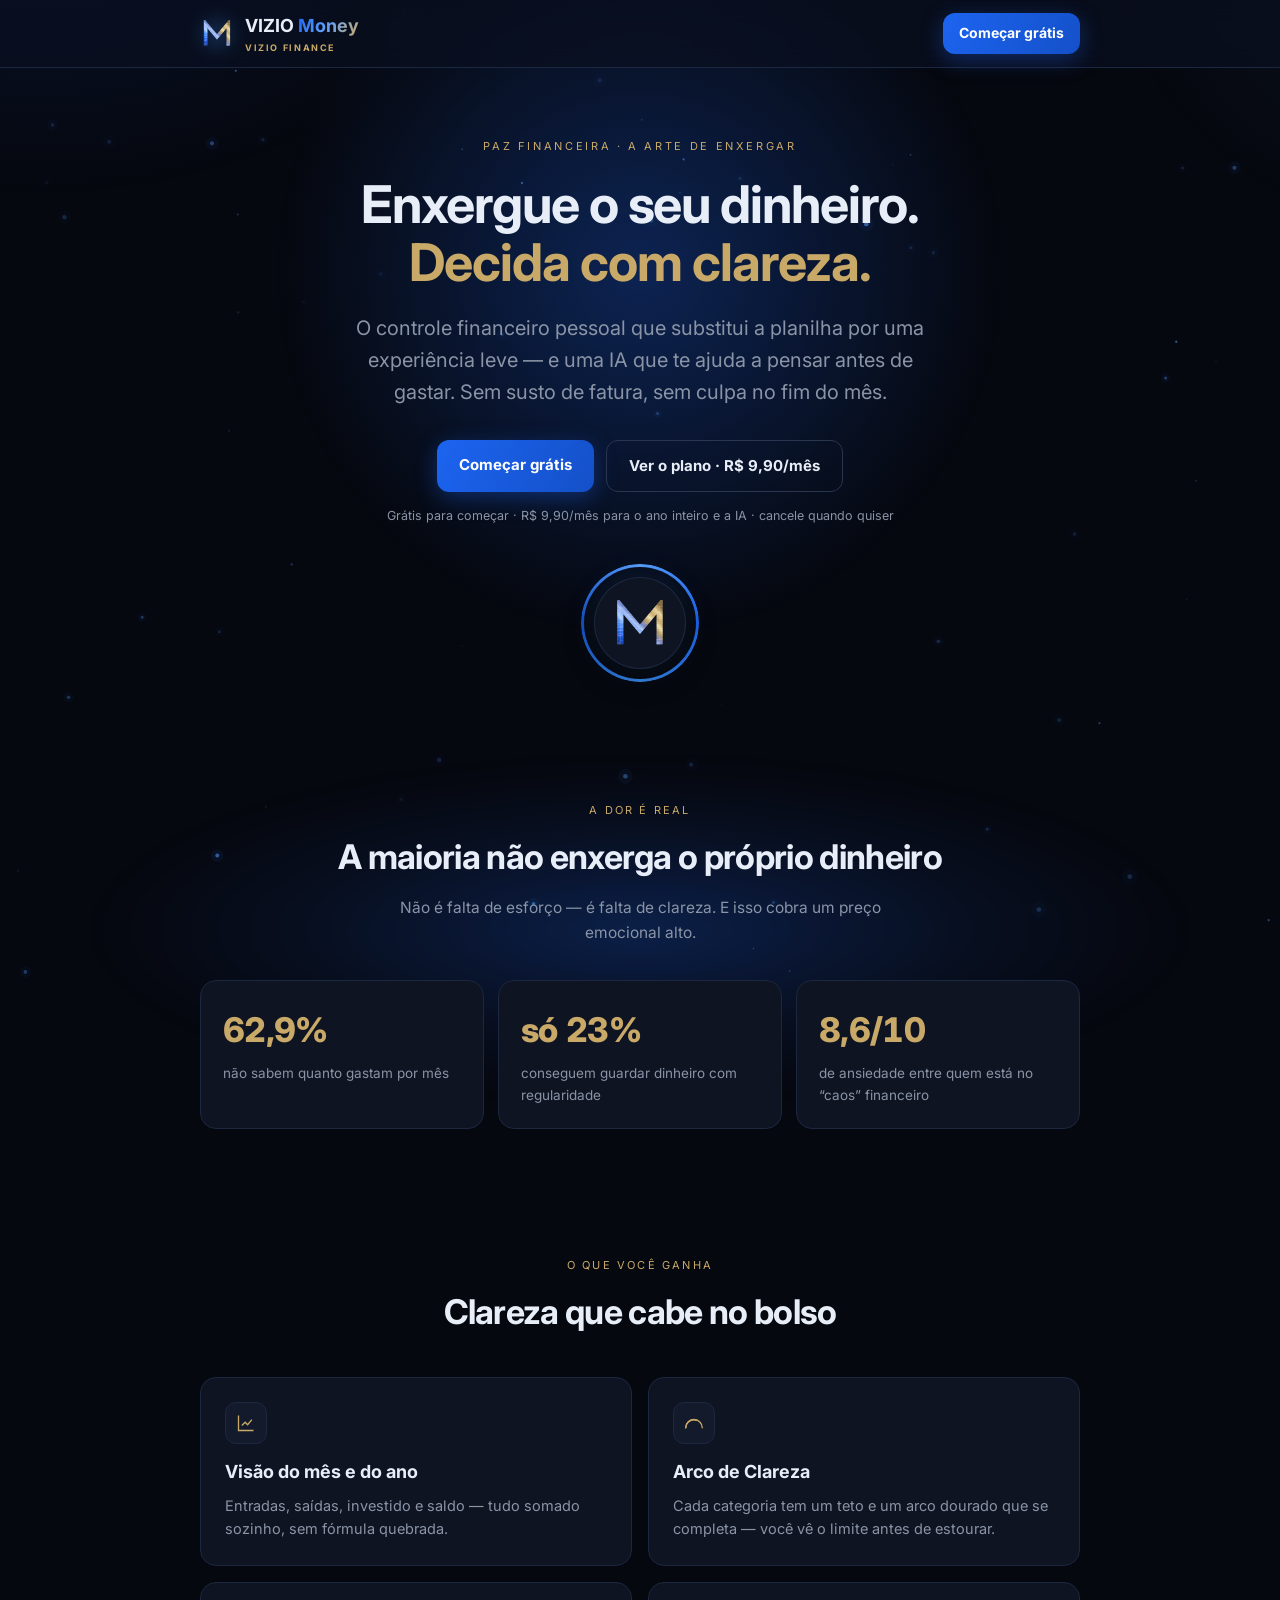
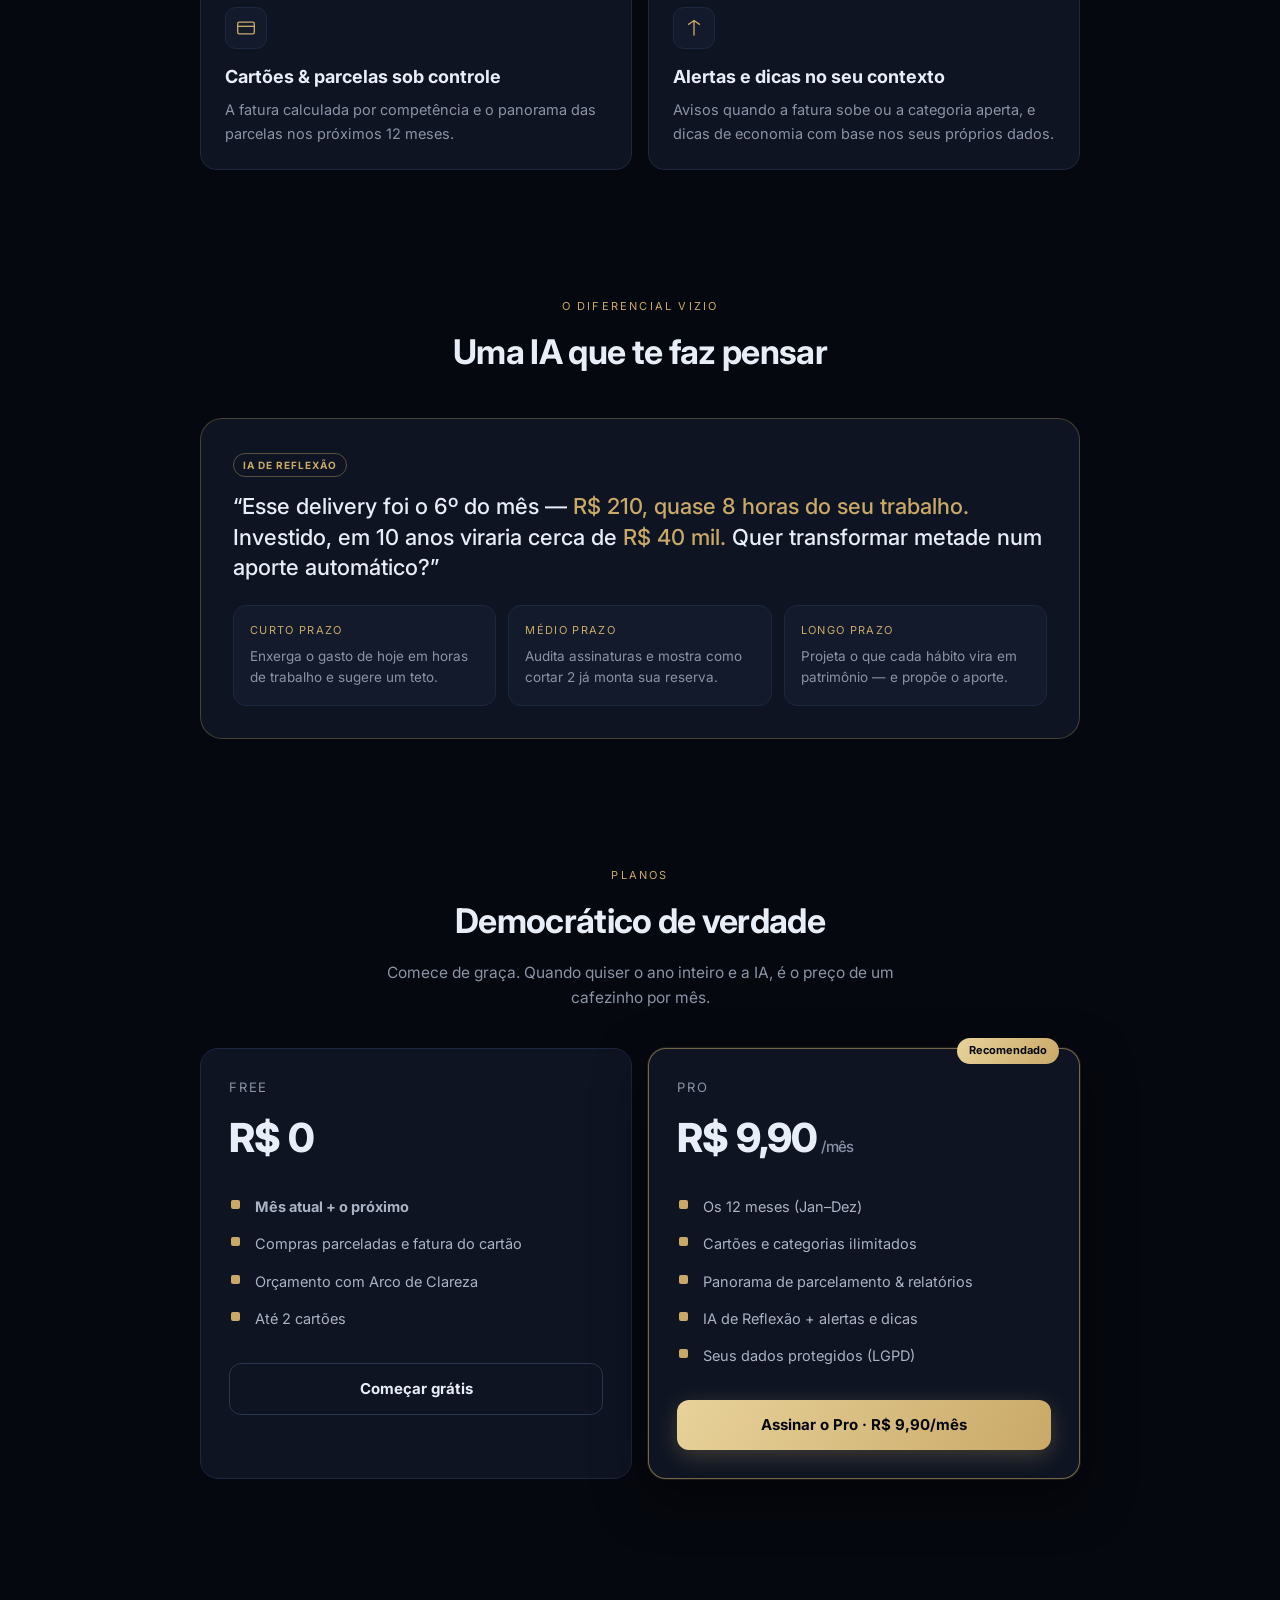
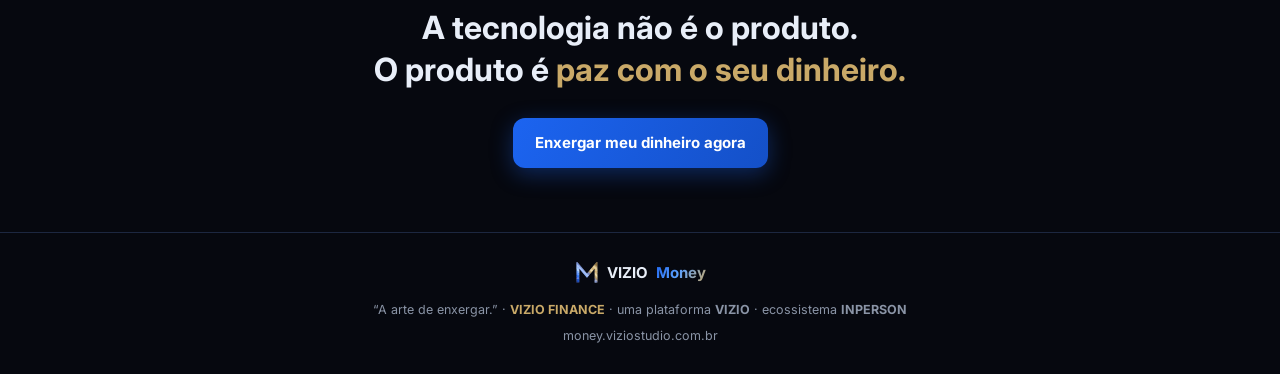
<file: landing.html>
<!DOCTYPE html>
<html lang="pt-BR">
<head>
<meta charset="UTF-8">
<meta name="viewport" content="width=device-width, initial-scale=1, viewport-fit=cover">
<meta name="theme-color" content="#06080F">
<title>VIZIO Money — VIZIO FINANCE</title>
<meta name="description" content="Controle financeiro pessoal com clareza e paz. Veja para onde vai seu dinheiro, controle cartões e parcelas, e uma IA que te ajuda a decidir melhor. R$ 9,90/mês. Um produto VIZIO FINANCE · INPERSON.">
<link rel="icon" href="brand/logo.svg">
<link rel="apple-touch-icon" href="brand/apple-touch-icon.png">
<link rel="preconnect" href="https://fonts.googleapis.com">
<link rel="preconnect" href="https://fonts.gstatic.com" crossorigin>
<link href="https://fonts.googleapis.com/css2?family=Inter:wght@400;500;600;700;800&display=swap" rel="stylesheet">
<link rel="stylesheet" href="brand.css?v=0.8">
<style>
*{margin:0;padding:0;box-sizing:border-box}
html{scroll-behavior:smooth}
/* A luz vem do MODO AURA v3 (aura.js), não de gradientes locais. */
body{font-family:var(--font);color:var(--s600);background:var(--deep);-webkit-tap-highlight-color:transparent;line-height:1.6}
.nav,.wrap,.foot{position:relative;z-index:1}   /* conteúdo acima da luz (regra AURA) */
.disp{font-family:var(--font-display);color:var(--warm);letter-spacing:-.02em;line-height:1.12}
.num{font-variant-numeric:tabular-nums}
a{color:inherit;text-decoration:none}
.wrap{max-width:920px;margin:0 auto;padding:0 20px}
.sec{padding:64px 0}
@media(max-width:640px){.sec{padding:48px 0}}

/* nav */
.nav{position:sticky;top:0;z-index:30;background:rgba(10,16,32,.72);backdrop-filter:blur(12px);border-bottom:1px solid var(--line)}
.nav .row{max-width:920px;margin:0 auto;padding:12px 20px;display:flex;align-items:center;justify-content:space-between}
.mark{width:34px;height:34px;border-radius:9px;background:var(--deep);border:1px solid rgba(201,169,104,.45);display:flex;align-items:center;justify-content:center}
.brand{display:flex;align-items:center;gap:11px}
.bw{font-family:var(--font-display);font-weight:700;font-size:18px;color:var(--warm)}
.bw b{color:var(--gold)}
.btn{display:inline-block;border:none;border-radius:12px;padding:13px 22px;font-family:var(--font);font-weight:700;font-size:15px;cursor:pointer;transition:.15s;text-align:center}
/* Azul = ação da marca. Ouro = dinheiro (assinar/valor). Nunca trocar. */
.btn-gold{background:var(--grad-brand);color:#fff;box-shadow:0 6px 22px rgba(28,100,240,.35)}
.btn-gold:hover{filter:brightness(1.08)}
.btn-money{background:var(--grad-gold);color:#06080F;box-shadow:0 6px 22px rgba(201,169,104,.28)}
.btn-money:hover{filter:brightness(1.05)}
.btn-ghost{background:transparent;color:var(--warm);border:1px solid var(--line2)}
.btn-ghost:hover{border-color:var(--brand-2);color:var(--brand-2)}
.nav .btn{padding:9px 16px;font-size:14px}
@media(max-width:520px){.nav .bw{font-size:16px} .nav .btn{padding:8px 13px;font-size:13px}}

/* hero */
.hero{text-align:center;padding:70px 0 40px}
.eyebrow{font-size:11px;letter-spacing:.24em;text-transform:uppercase;color:var(--gold);margin-bottom:20px}
.hero h1{font-size:clamp(30px,7vw,52px);color:var(--warm)}
.hero h1 .g{color:var(--gold)}
.hero p.lead{font-size:clamp(16px,2.4vw,20px);color:var(--mineral);max-width:30em;margin:20px auto 0}
.cta{display:flex;gap:12px;justify-content:center;flex-wrap:wrap;margin-top:32px}
.microcopy{font-size:12.5px;color:var(--s500);margin-top:14px}
.heroM{margin:38px auto 0;width:84px;height:84px;border-radius:20px;background:var(--night);border:1px solid rgba(201,169,104,.4);display:flex;align-items:center;justify-content:center}

/* stats */
.stats{display:grid;grid-template-columns:repeat(3,1fr);gap:14px}
@media(max-width:640px){.stats{grid-template-columns:1fr}}
.stat{background:var(--night);border:1px solid var(--line);border-radius:16px;padding:22px}
.stat .big{font-family:var(--font-display);font-weight:800;font-size:34px;color:var(--gold);letter-spacing:-.02em}
.stat .lab{font-size:13.5px;color:var(--mineral);margin-top:6px}
.section-eyebrow{font-size:11px;letter-spacing:.2em;text-transform:uppercase;color:var(--gold);text-align:center;margin-bottom:10px}
.section-title{font-family:var(--font-display);font-weight:700;font-size:clamp(24px,4vw,34px);color:var(--warm);text-align:center;letter-spacing:-.02em}
.section-sub{text-align:center;color:var(--mineral);max-width:34em;margin:12px auto 0;font-size:15.5px}

/* features */
.feats{display:grid;grid-template-columns:1fr 1fr;gap:16px;margin-top:38px}
@media(max-width:640px){.feats{grid-template-columns:1fr}}
.feat{background:var(--night);border:1px solid var(--line);border-radius:16px;padding:24px}
.feat.hi{border-color:rgba(201,169,104,.4);background:linear-gradient(180deg,rgba(201,169,104,.06),transparent)}
.feat .ic{width:42px;height:42px;border-radius:11px;background:var(--coal);border:1px solid var(--line);display:flex;align-items:center;justify-content:center;margin-bottom:14px}
.feat h3{font-family:var(--font-display);font-weight:700;font-size:18px;color:var(--warm);margin-bottom:7px}
.feat p{font-size:14.5px;color:var(--mineral)}
.feat .badge{display:inline-block;font-size:10px;font-weight:700;letter-spacing:.1em;text-transform:uppercase;color:var(--gold);border:1px solid rgba(201,169,104,.4);border-radius:999px;padding:3px 9px;margin-bottom:12px}

/* AI showcase */
.ai{background:var(--night);border:1px solid rgba(201,169,104,.3);border-radius:22px;padding:32px;margin-top:38px}
.ai .quote{font-family:var(--font-display);font-weight:500;font-size:clamp(17px,2.6vw,22px);color:var(--warm);line-height:1.4}
.ai .quote .g{color:var(--gold)}
.ai .lens{display:grid;grid-template-columns:repeat(3,1fr);gap:12px;margin-top:22px}
@media(max-width:640px){.ai .lens{grid-template-columns:1fr}}
.lensbox{background:var(--coal);border:1px solid var(--line);border-radius:13px;padding:16px}
.lensbox .t{font-size:11px;letter-spacing:.12em;text-transform:uppercase;color:var(--gold);margin-bottom:6px}
.lensbox .d{font-size:13.5px;color:var(--mineral)}

/* pricing */
.plans{display:grid;grid-template-columns:1fr 1fr;gap:16px;margin-top:38px}
@media(max-width:640px){.plans{grid-template-columns:1fr}}
.plan{background:var(--night);border:1px solid var(--line);border-radius:18px;padding:28px}
.plan.pro{border-color:rgba(201,169,104,.55);position:relative;box-shadow:0 0 0 1px rgba(201,169,104,.12),0 18px 50px rgba(0,0,0,.5)}
.plan .tier{font-size:13px;letter-spacing:.14em;text-transform:uppercase;color:var(--mineral)}
.plan .price{font-family:var(--font-display);font-weight:800;font-size:40px;color:var(--warm);margin:8px 0 2px;letter-spacing:-.02em}
.plan .price small{font-size:15px;color:var(--mineral);font-weight:500}
.plan ul{list-style:none;margin:18px 0}
.plan li{padding:7px 0 7px 26px;position:relative;font-size:14.5px;color:var(--s600)}
.plan li::before{content:"";position:absolute;left:2px;top:12px;width:9px;height:9px;border-radius:2px;background:var(--gold)}
.plan .btn{width:100%;margin-top:8px}
.tagpro{position:absolute;top:-11px;right:20px;background:var(--grad-gold);color:#06080F;font-size:11px;font-weight:700;padding:4px 12px;border-radius:999px}

/* closing */
.closing{text-align:center}
.closing .q{font-family:var(--font-display);font-weight:700;font-size:clamp(22px,4vw,32px);color:var(--warm);max-width:20em;margin:0 auto;line-height:1.3}
.closing .q .g{color:var(--gold)}

.foot{border-top:1px solid var(--line);padding:28px 0;color:var(--s500);font-size:12.5px;text-align:center}
.foot .bw{font-size:15px;justify-content:center;display:inline-flex;gap:8px;align-items:center;color:var(--warm)}

/* ---------- Revisão mobile ---------- */
.nav .row{padding-top:calc(12px + env(safe-area-inset-top))}
.wrap{padding-left:calc(20px + env(safe-area-inset-left));padding-right:calc(20px + env(safe-area-inset-right))}
@media (pointer:coarse){
  .btn{min-height:48px;display:inline-flex;align-items:center;justify-content:center}
  .nav .btn{min-height:42px}
}
@media(max-width:640px){
  .hero{padding:44px 0 28px}
  .cta{flex-direction:column}
  .cta .btn{width:100%}                    /* polegar alcança a largura toda */
  .stat .big{font-size:30px}
  .ai{padding:22px 18px;border-radius:18px}
  .plan{padding:22px 20px}
  .foot{padding-bottom:calc(28px + env(safe-area-inset-bottom))}
}
</style>
</head>
<body>

<nav class="nav"><div class="row">
  <a class="brand" href="#top">
    <span class="brand-mark"><img src="brand/logo.svg?v=0.4" width="30" height="27" alt="VIZIO Money"></span>
    <span>
      <span class="bw">VIZIO <b style="background:var(--grad-money);-webkit-background-clip:text;background-clip:text;-webkit-text-fill-color:transparent">Money</b></span>
      <span style="display:block;font-size:9px;font-weight:700;letter-spacing:.18em;text-transform:uppercase;color:var(--gold)">VIZIO Finance</span>
    </span>
  </a>
  <a class="btn btn-gold" href="index.html">Começar grátis</a>
</div></nav>

<div id="top" class="wrap">

  <header class="hero">
    <div class="eyebrow">Paz financeira · a arte de enxergar</div>
    <h1 class="disp">Enxergue o seu dinheiro.<br><span class="g">Decida com clareza.</span></h1>
    <p class="lead">O controle financeiro pessoal que substitui a planilha por uma experiência leve — e uma IA que te ajuda a pensar antes de gastar. Sem susto de fatura, sem culpa no fim do mês.</p>
    <div class="cta">
      <a class="btn btn-gold" href="index.html">Começar grátis</a>
      <a class="btn btn-ghost" href="#planos">Ver o plano · R$ 9,90/mês</a>
    </div>
    <div class="microcopy">Grátis para começar · R$ 9,90/mês para o ano inteiro e a IA · cancele quando quiser</div>
    <!-- marca viva: anel girando + símbolo flutuando e batendo (padrão VIZIO) -->
    <div class="vm-ring" style="margin-top:38px"><div class="vm-core"><img src="brand/logo.svg?v=0.4" alt="VIZIO Money"></div></div>
  </header>

  <section class="sec">
    <div class="section-eyebrow">A dor é real</div>
    <h2 class="section-title">A maioria não enxerga o próprio dinheiro</h2>
    <p class="section-sub">Não é falta de esforço — é falta de clareza. E isso cobra um preço emocional alto.</p>
    <div class="stats" style="margin-top:34px">
      <div class="stat"><div class="big num">62,9%</div><div class="lab">não sabem quanto gastam por mês</div></div>
      <div class="stat"><div class="big num">só 23%</div><div class="lab">conseguem guardar dinheiro com regularidade</div></div>
      <div class="stat"><div class="big num">8,6/10</div><div class="lab">de ansiedade entre quem está no “caos” financeiro</div></div>
    </div>
  </section>

  <section class="sec">
    <div class="section-eyebrow">O que você ganha</div>
    <h2 class="section-title">Clareza que cabe no bolso</h2>
    <div class="feats">
      <div class="feat"><div class="ic"><svg width="20" height="20" viewBox="0 0 24 24" fill="none" stroke="#C9A968" stroke-width="1.6"><path d="M3 3v18h18"/><path d="M7 15l4-4 3 3 5-6"/></svg></div>
        <h3>Visão do mês e do ano</h3><p>Entradas, saídas, investido e saldo — tudo somado sozinho, sem fórmula quebrada.</p></div>
      <div class="feat"><div class="ic"><svg width="20" height="20" viewBox="0 0 46 30" fill="none" stroke="#C9A968" stroke-width="3" stroke-linecap="round"><path d="M4 26 A19 19 0 0 1 42 26"/><path d="M4 26 A19 19 0 0 1 30 9"/></svg></div>
        <h3>Arco de Clareza</h3><p>Cada categoria tem um teto e um arco dourado que se completa — você vê o limite antes de estourar.</p></div>
      <div class="feat"><div class="ic"><svg width="20" height="20" viewBox="0 0 24 24" fill="none" stroke="#C9A968" stroke-width="1.6"><rect x="2" y="5" width="20" height="14" rx="2"/><path d="M2 10h20"/></svg></div>
        <h3>Cartões & parcelas sob controle</h3><p>A fatura calculada por competência e o panorama das parcelas nos próximos 12 meses.</p></div>
      <div class="feat"><div class="ic"><svg width="20" height="20" viewBox="0 0 24 24" fill="none" stroke="#C9A968" stroke-width="1.6"><path d="M12 3v18M5 8l7-5 7 5"/></svg></div>
        <h3>Alertas e dicas no seu contexto</h3><p>Avisos quando a fatura sobe ou a categoria aperta, e dicas de economia com base nos seus próprios dados.</p></div>
    </div>
  </section>

  <section class="sec">
    <div class="section-eyebrow">O diferencial VIZIO</div>
    <h2 class="section-title">Uma IA que te faz pensar</h2>
    <div class="ai">
      <span class="badge" style="display:inline-block;font-size:10px;font-weight:700;letter-spacing:.1em;text-transform:uppercase;color:var(--gold);border:1px solid rgba(201,169,104,.4);border-radius:999px;padding:3px 9px;margin-bottom:14px">IA de Reflexão</span>
      <p class="quote">“Esse delivery foi o 6º do mês — <span class="g">R$ 210, quase 8 horas do seu trabalho.</span> Investido, em 10 anos viraria cerca de <span class="g">R$ 40 mil.</span> Quer transformar metade num aporte automático?”</p>
      <div class="lens">
        <div class="lensbox"><div class="t">Curto prazo</div><div class="d">Enxerga o gasto de hoje em horas de trabalho e sugere um teto.</div></div>
        <div class="lensbox"><div class="t">Médio prazo</div><div class="d">Audita assinaturas e mostra como cortar 2 já monta sua reserva.</div></div>
        <div class="lensbox"><div class="t">Longo prazo</div><div class="d">Projeta o que cada hábito vira em patrimônio — e propõe o aporte.</div></div>
      </div>
    </div>
  </section>

  <section class="sec" id="planos">
    <div class="section-eyebrow">Planos</div>
    <h2 class="section-title">Democrático de verdade</h2>
    <p class="section-sub">Comece de graça. Quando quiser o ano inteiro e a IA, é o preço de um cafezinho por mês.</p>
    <div class="plans">
      <div class="plan">
        <div class="tier">Free</div>
        <div class="price">R$ 0</div>
        <ul>
          <li><b>Mês atual + o próximo</b></li>
          <li>Compras parceladas e fatura do cartão</li>
          <li>Orçamento com Arco de Clareza</li>
          <li>Até 2 cartões</li>
        </ul>
        <a class="btn btn-ghost" href="index.html">Começar grátis</a>
      </div>
      <div class="plan pro">
        <span class="tagpro">Recomendado</span>
        <div class="tier">Pro</div>
        <div class="price">R$ 9,90<small> /mês</small></div>
        <ul>
          <li>Os 12 meses (Jan–Dez)</li>
          <li>Cartões e categorias ilimitados</li>
          <li>Panorama de parcelamento & relatórios</li>
          <li>IA de Reflexão + alertas e dicas</li>
          <li>Seus dados protegidos (LGPD)</li>
        </ul>
        <!-- Vai pelo app de propósito: o login vincula o pagamento ao usuário
             (client_reference_id) para o webhook do Stripe ativar o Pro certo. -->
        <a class="btn btn-money" href="index.html?assinar=1">Assinar o Pro · R$ 9,90/mês</a>
      </div>
    </div>
  </section>

  <section class="sec closing">
    <p class="q">A tecnologia não é o produto.<br>O produto é <span class="g">paz com o seu dinheiro.</span></p>
    <div class="cta" style="margin-top:28px">
      <a class="btn btn-gold" href="index.html">Enxergar meu dinheiro agora</a>
    </div>
  </section>

</div>

<footer class="foot">
  <div class="bw"><img src="brand/logo.svg?v=0.3" width="24" height="22" alt=""> VIZIO <b style="background:var(--grad-money);-webkit-background-clip:text;background-clip:text;-webkit-text-fill-color:transparent">Money</b></div>
  <p style="margin-top:10px">“A arte de enxergar.” · <b style="color:var(--gold)">VIZIO FINANCE</b> · uma plataforma <b style="color:var(--mineral)">VIZIO</b> · ecossistema <b style="color:var(--mineral)">INPERSON</b></p>
  <p style="margin-top:6px">money.viziostudio.com.br</p>
</footer>

<!-- MODO AURA v3 · luz da marca (padrão canônico VIZIO) -->
<script>window.VZ_ACCENT = '#1C64F0';</script>
<script src="aura.js?v=3"></script>
</body>
</html>
</file>
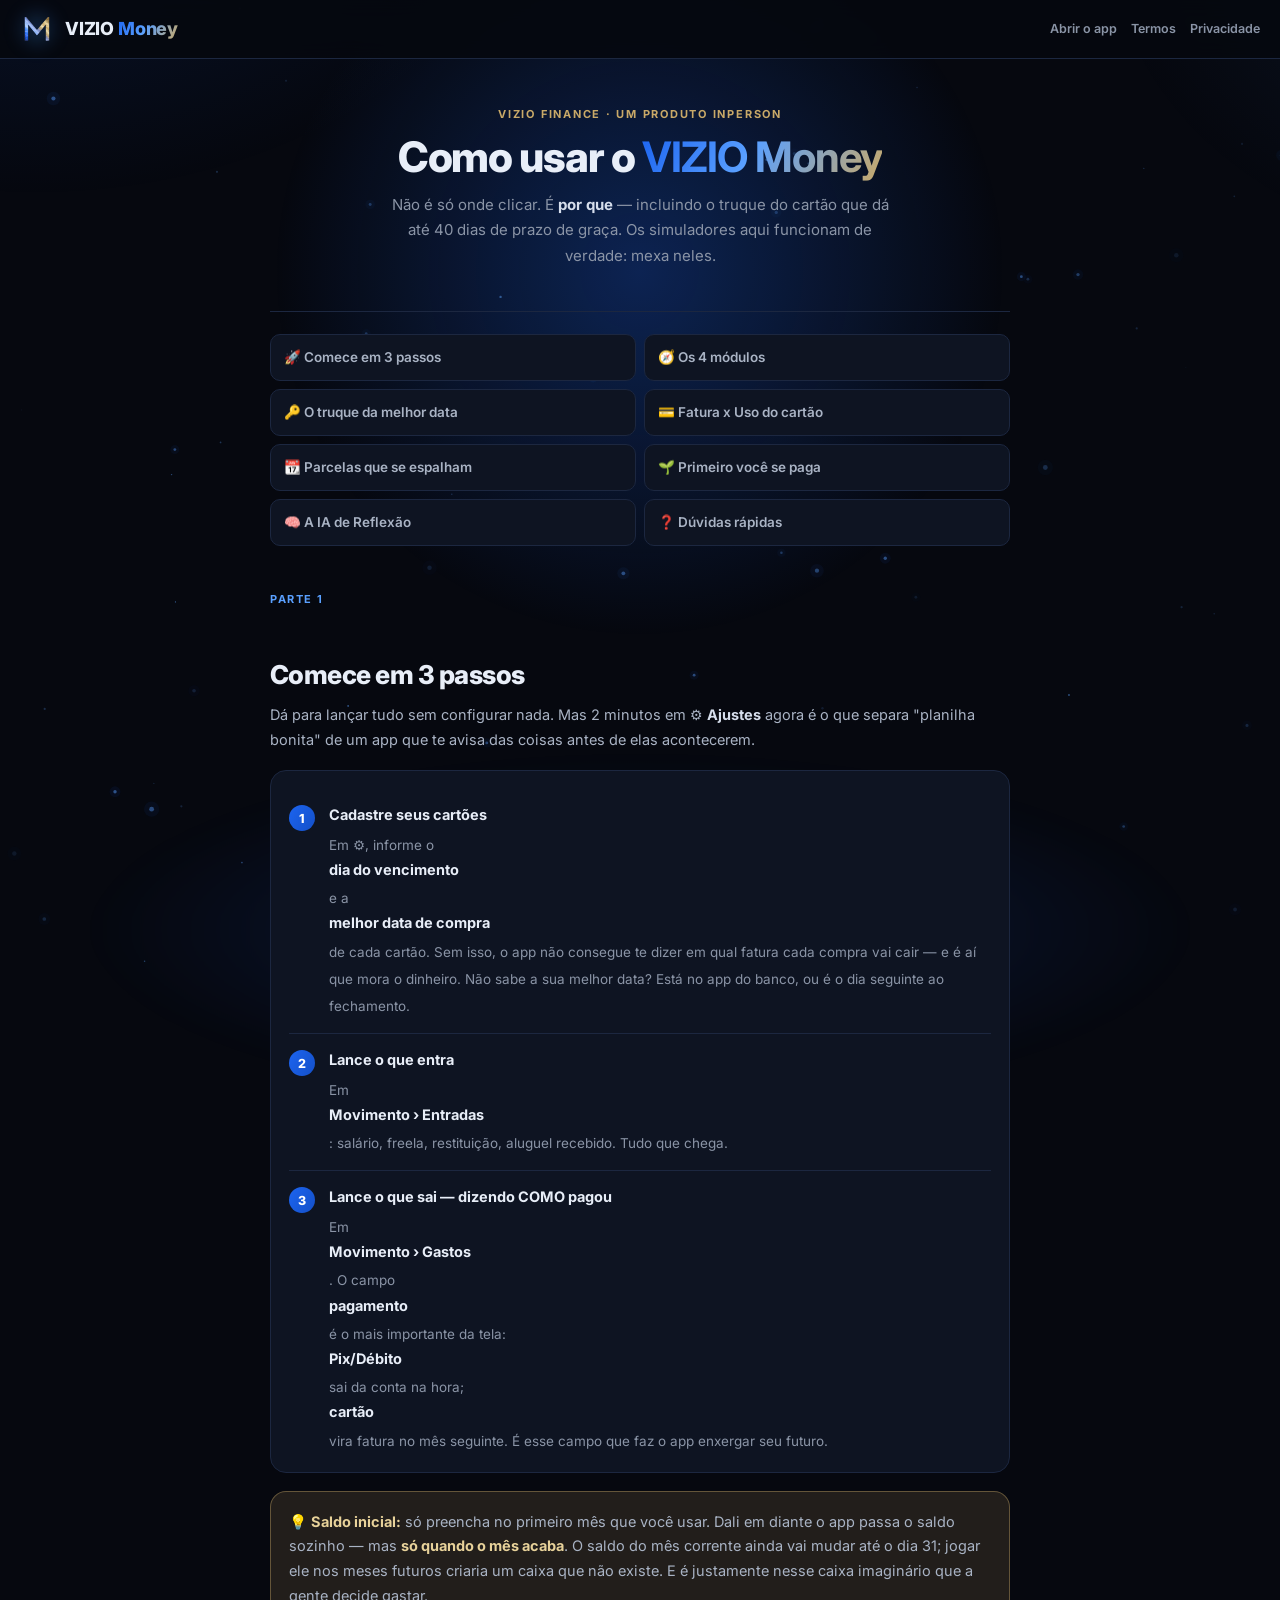
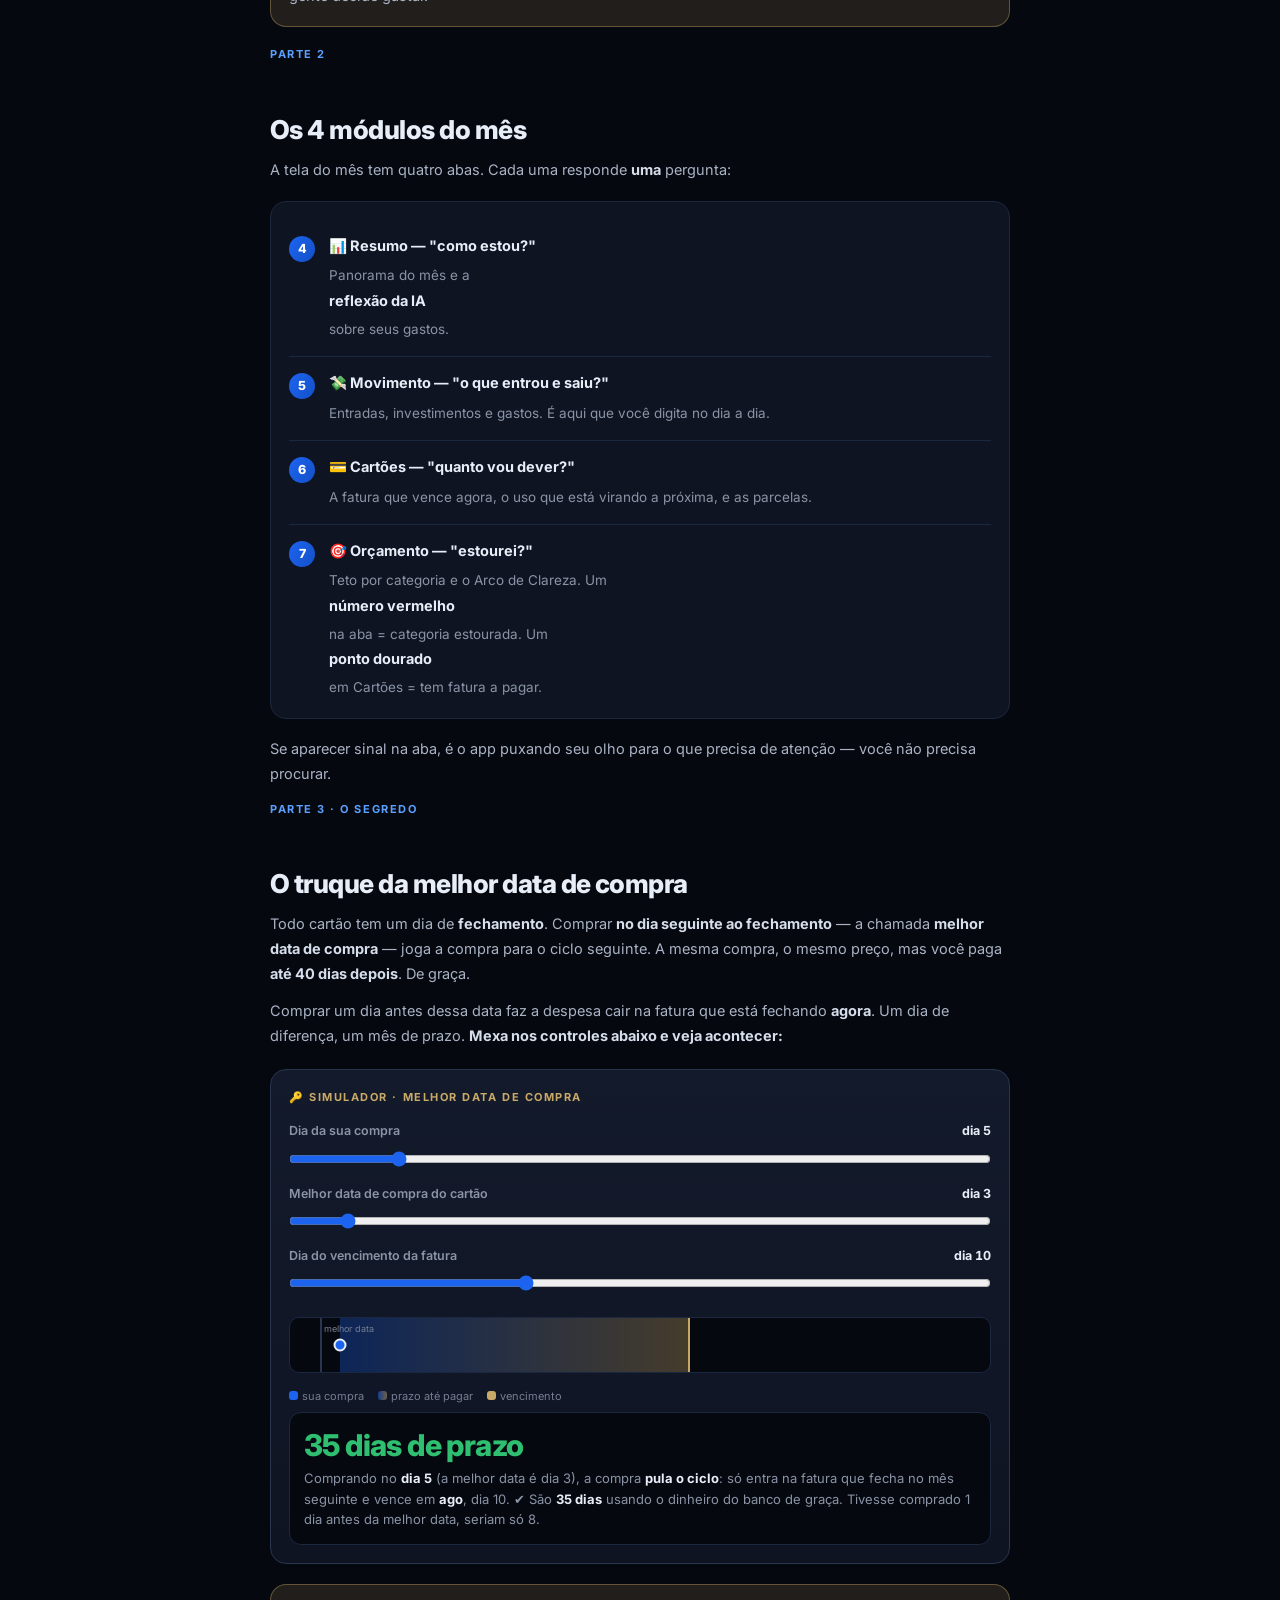
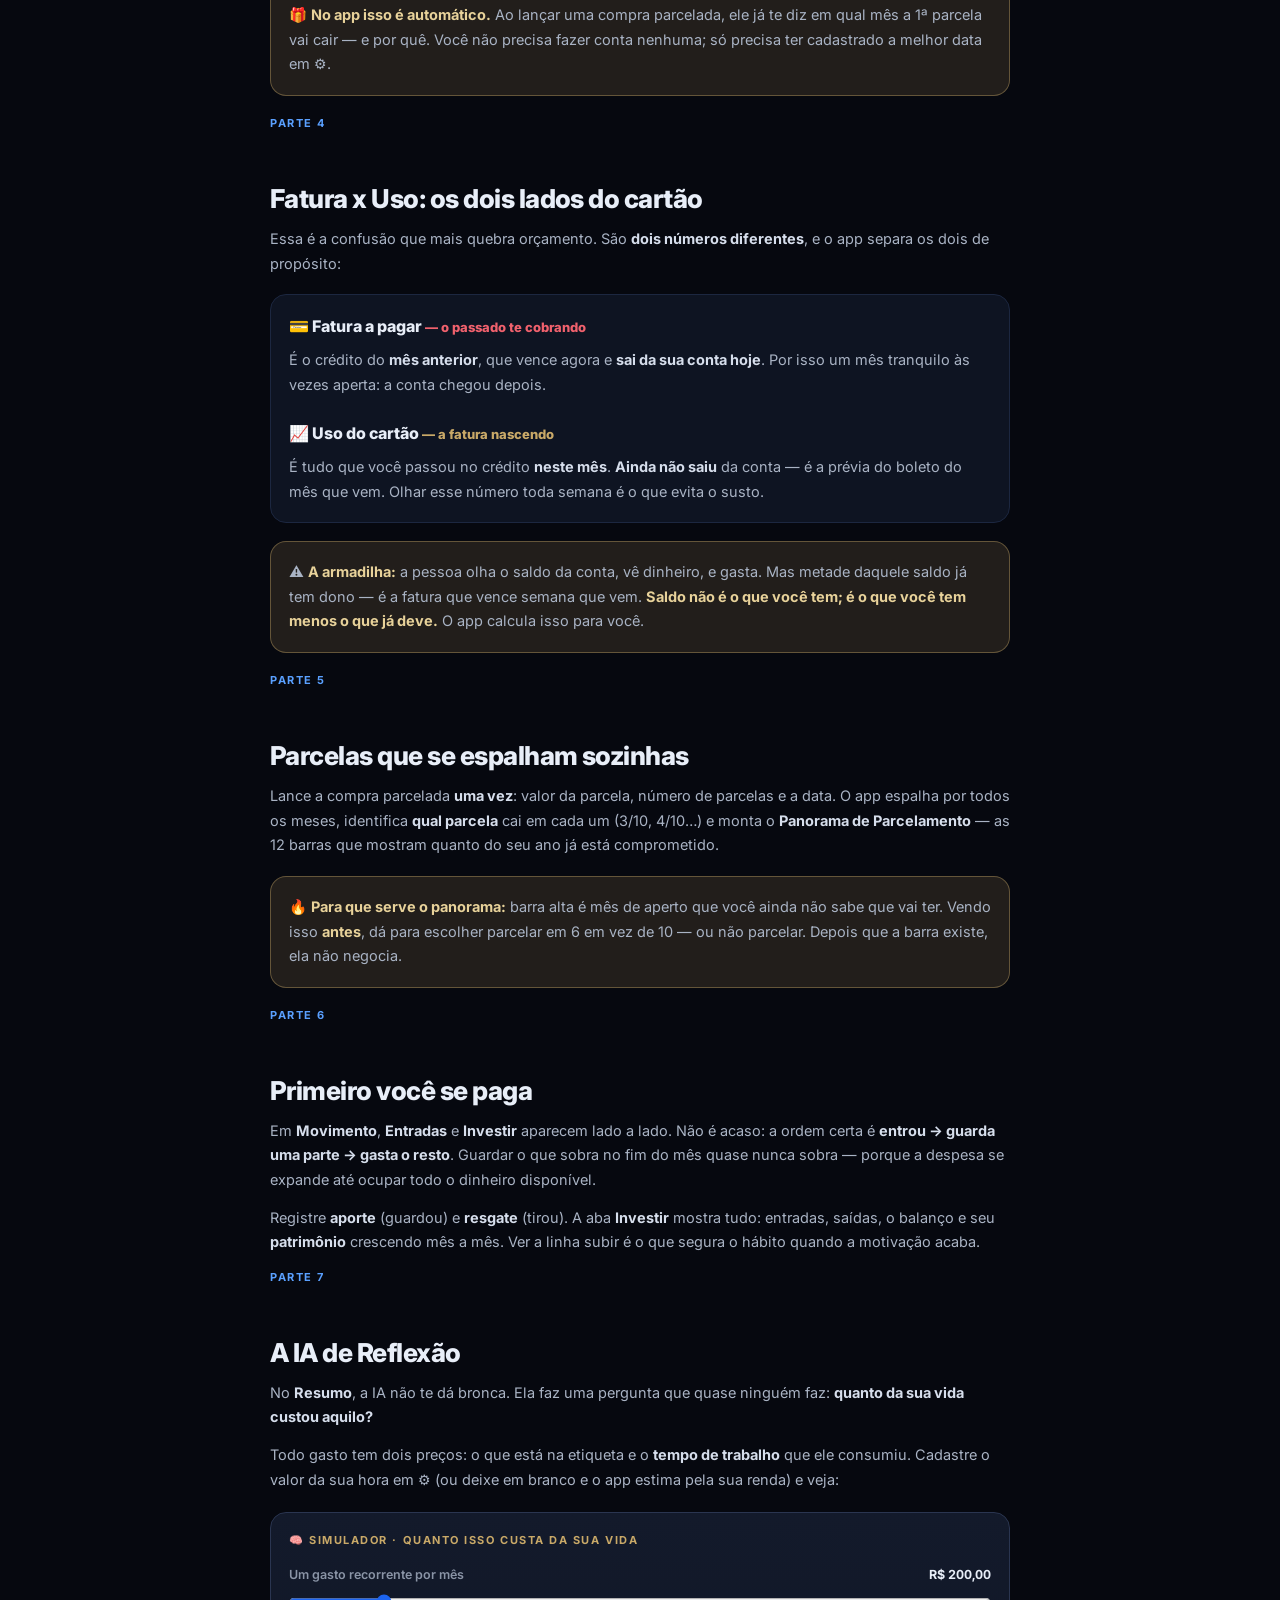
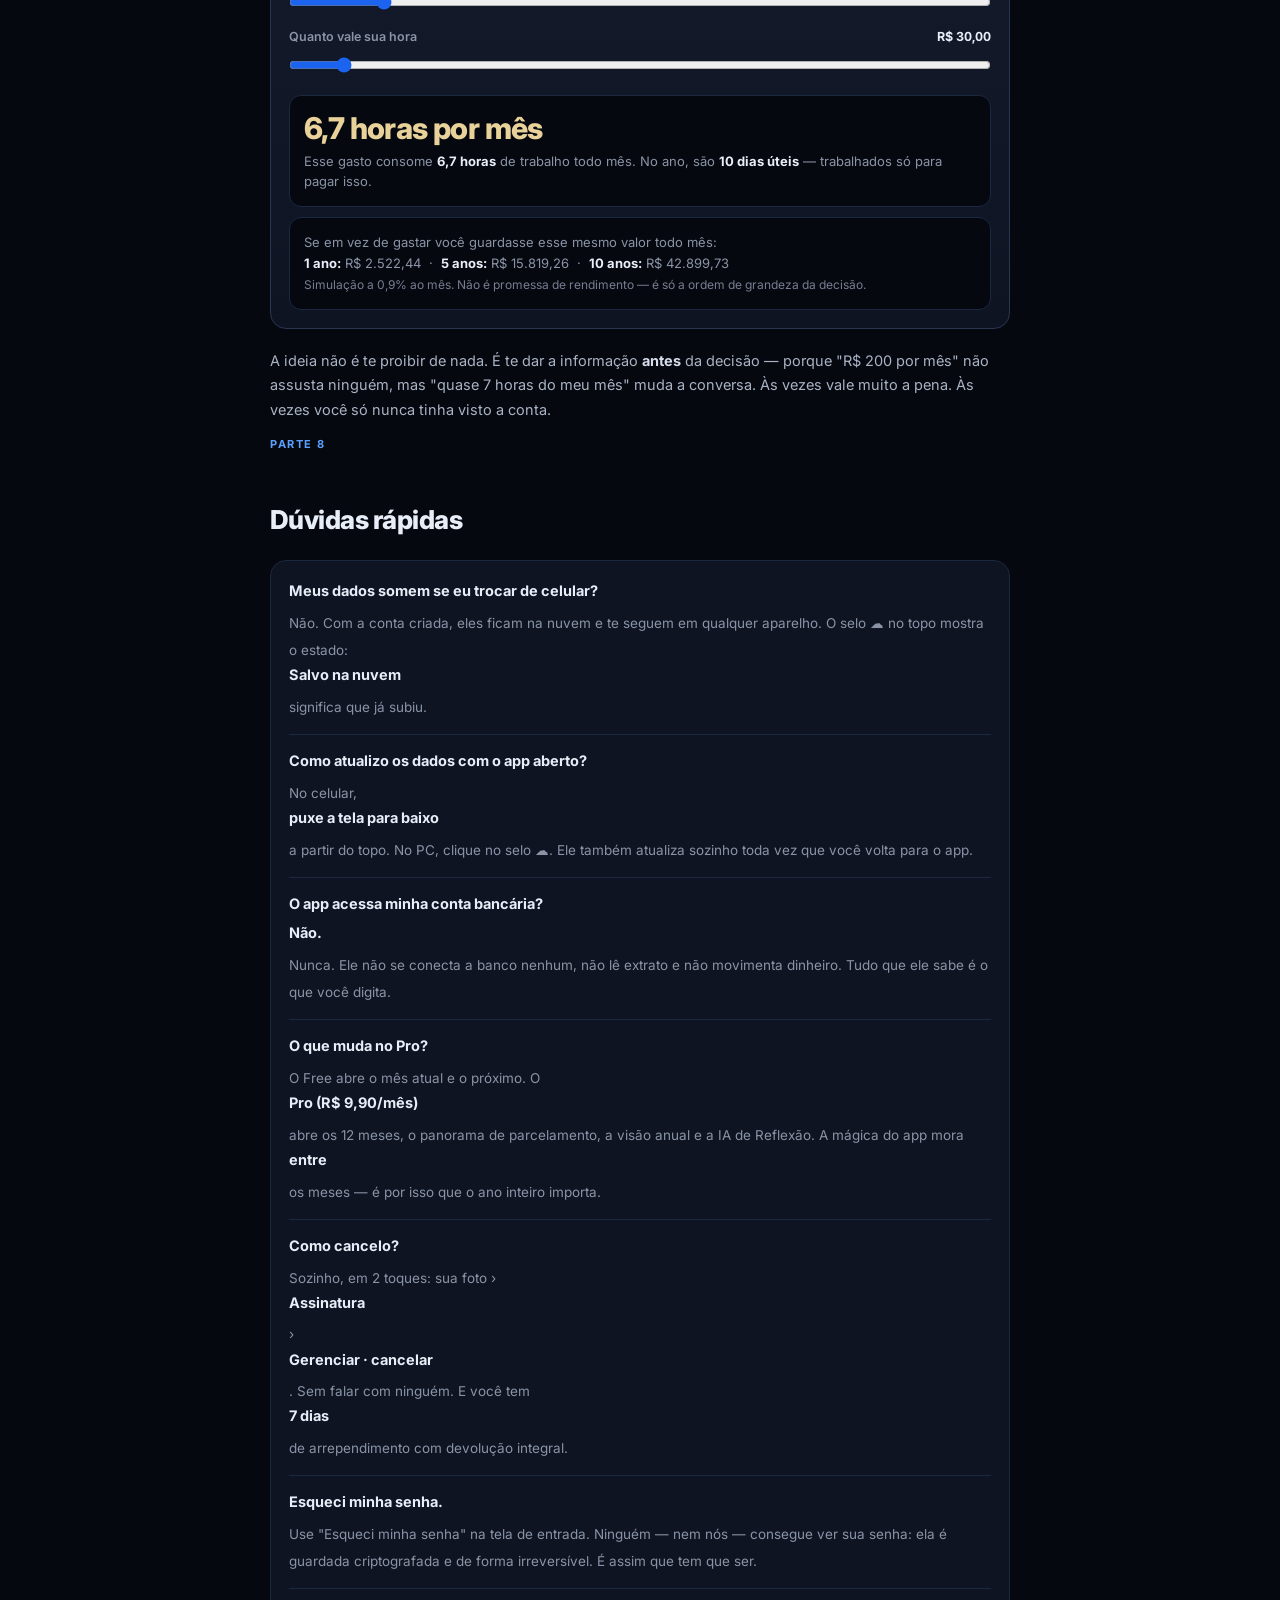
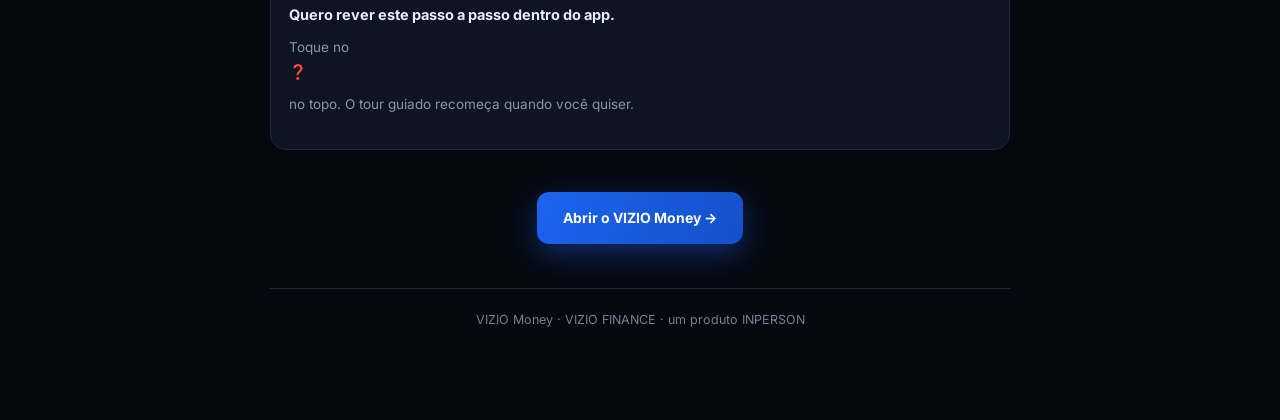
<file: manual.html>
<!doctype html>
<html lang="pt-BR">
<head>
<meta charset="utf-8">
<meta name="viewport" content="width=device-width,initial-scale=1,viewport-fit=cover">
<title>Manual · VIZIO Money</title>
<meta name="description" content="Como usar o VIZIO Money — e como decidir melhor com ele. Com simuladores de verdade.">
<link rel="icon" href="brand/logo.svg">
<link rel="preconnect" href="https://fonts.googleapis.com">
<link rel="preconnect" href="https://fonts.gstatic.com" crossorigin>
<link href="https://fonts.googleapis.com/css2?family=Inter:wght@400;600;700;800&display=swap" rel="stylesheet">
<link rel="stylesheet" href="brand.css?v=1.3">
<style>
*{margin:0;padding:0;box-sizing:border-box}
html{overflow-x:clip;max-width:100%;scroll-behavior:smooth}
body{font-family:var(--font);background:var(--bg);color:var(--s600);line-height:1.7;overflow-x:clip}
.mn-top{position:sticky;top:0;z-index:20;background:rgba(6,8,15,.9);backdrop-filter:blur(10px);
  border-bottom:1px solid var(--line);padding:12px 20px;display:flex;align-items:center;justify-content:space-between;gap:12px}
.mn-nav{display:flex;gap:14px;font-size:12.5px;flex-wrap:wrap}
.mn-nav a{color:var(--s500);text-decoration:none;font-weight:600}
.mn-nav a:hover{color:var(--brand-2)}
.mn-wrap{max-width:780px;margin:0 auto;padding:30px 20px 90px;position:relative;z-index:1}

.mn-hero{text-align:center;padding:16px 0 30px;border-bottom:1px solid var(--line);margin-bottom:8px}
.mn-eyebrow{font-size:11px;font-weight:700;letter-spacing:.16em;text-transform:uppercase;color:var(--gold);margin-bottom:10px}
h1{font-size:clamp(28px,7vw,42px);color:var(--ink);font-weight:800;letter-spacing:-.025em;line-height:1.1}
h1 b{background:var(--grad-money);-webkit-background-clip:text;background-clip:text;-webkit-text-fill-color:transparent}
.mn-sub{color:var(--s500);font-size:15px;margin-top:12px;max-width:520px;margin-inline:auto}

.mn-sumario{display:grid;grid-template-columns:1fr 1fr;gap:8px;margin:22px 0 8px}
@media(max-width:560px){.mn-sumario{grid-template-columns:1fr}}
.mn-sumario a{display:flex;align-items:center;gap:9px;padding:11px 13px;background:var(--surface);
  border:1px solid var(--line);border-radius:10px;text-decoration:none;color:var(--s600);font-size:13.5px;font-weight:600}
.mn-sumario a:hover{border-color:var(--brand);color:var(--warm)}

h2{font-size:clamp(20px,4.6vw,26px);color:var(--ink);font-weight:800;letter-spacing:-.02em;
  margin:44px 0 6px;scroll-margin-top:70px}
.h2-tag{font-size:11px;font-weight:700;letter-spacing:.14em;text-transform:uppercase;color:var(--brand-2);margin-bottom:5px}
h3{font-size:16px;color:var(--ink);font-weight:800;margin:22px 0 8px}
p{margin:0 0 13px;font-size:14.5px}
b,strong{color:var(--s700)}
a{color:var(--brand-2)}
ul{margin:0 0 13px 20px}li{margin-bottom:8px;font-size:14.5px}

.mn-card{background:var(--surface);border:1px solid var(--line);border-radius:var(--r-lg);padding:18px;margin:18px 0}
.mn-card.ouro{border-color:rgba(201,169,104,.4);background:var(--gold-soft)}
.mn-card.ouro b{color:var(--gold-2)}
.mn-passos{counter-reset:p}
.mn-passo{display:flex;gap:14px;padding:14px 0;border-bottom:1px solid var(--line)}
.mn-passo:last-child{border-bottom:none;padding-bottom:0}
.mn-passo::before{counter-increment:p;content:counter(p);flex:0 0 auto;width:26px;height:26px;border-radius:50%;
  background:var(--grad-brand);color:#fff;font-weight:800;font-size:12.5px;display:grid;place-items:center;margin-top:2px}
.mn-passo div b{display:block;color:var(--ink);font-size:14.5px;margin-bottom:3px}
.mn-passo div span{font-size:13.5px;color:var(--s500);line-height:1.6}

/* Simuladores */
.sim{background:linear-gradient(180deg,var(--coal),var(--night));border:1px solid var(--line2);
  border-radius:var(--r-lg);padding:18px;margin:20px 0}
.sim-tt{font-size:11px;font-weight:700;letter-spacing:.14em;text-transform:uppercase;color:var(--gold);margin-bottom:14px;
  display:flex;align-items:center;gap:7px}
.sim-lb{font-size:12.5px;color:var(--s500);font-weight:600;display:flex;justify-content:space-between;margin-bottom:6px}
.sim-lb b{color:var(--warm);font-variant-numeric:tabular-nums}
.sim input[type=range]{width:100%;accent-color:var(--brand);margin-bottom:16px}
.sim-out{background:var(--bg);border:1px solid var(--line);border-radius:12px;padding:14px;margin-top:6px}
.sim-big{font-family:var(--font-display);font-weight:800;font-size:clamp(22px,5.5vw,30px);letter-spacing:-.02em;
  color:var(--warm);line-height:1.2;margin-bottom:5px}
.sim-big.bom{color:var(--pos)} .sim-big.ruim{color:var(--neg)} .sim-big.ouro{color:var(--gold-2)}
.sim-txt{font-size:13px;color:var(--s500);line-height:1.6}
.sim-txt b{color:var(--warm)}

/* linha do tempo do ciclo do cartão */
.tl{position:relative;height:56px;margin:10px 0 14px;background:var(--bg);border:1px solid var(--line);border-radius:10px;overflow:hidden}
.tl-fill{position:absolute;top:0;bottom:0;background:linear-gradient(90deg,rgba(28,100,240,.32),rgba(201,169,104,.32));
  border-right:2px solid var(--gold);transition:left .25s,width .25s}
.tl-mk{position:absolute;top:0;bottom:0;width:2px;background:var(--line2)}
.tl-mk span{position:absolute;top:3px;left:4px;font-size:9px;color:var(--s400);white-space:nowrap}
.tl-cp{position:absolute;top:50%;transform:translate(-50%,-50%);width:13px;height:13px;border-radius:50%;
  background:var(--brand);border:2px solid var(--warm);transition:left .25s;z-index:2}
.tl-lg{display:flex;gap:14px;font-size:11px;color:var(--s400);flex-wrap:wrap}
.tl-lg i{width:9px;height:9px;border-radius:3px;display:inline-block;margin-right:4px}

.faq{border-top:1px solid var(--line);padding:14px 0}
.faq b{display:block;color:var(--ink);font-size:14.5px;margin-bottom:5px}
.faq span{font-size:13.5px;color:var(--s500)}
.mn-foot{border-top:1px solid var(--line);margin-top:44px;padding-top:20px;color:var(--s400);font-size:12.5px;text-align:center}
.mn-cta{display:inline-flex;align-items:center;justify-content:center;gap:8px;background:var(--grad-brand);color:#fff;
  text-decoration:none;font-weight:700;font-size:14px;padding:14px 26px;border-radius:12px;margin-top:8px;
  box-shadow:0 10px 30px rgba(28,100,240,.4)}
</style>
</head>
<body>

<header class="mn-top">
  <a class="brand-lockup" href="index.html" style="text-decoration:none">
    <span class="brand-mark"><img src="brand/logo.svg?v=0.4" width="28" height="25" alt="VIZIO Money"></span>
    <span class="brand-word">VIZIO <b>Money</b></span>
  </a>
  <nav class="mn-nav">
    <a href="index.html">Abrir o app</a>
    <a href="termos.html">Termos</a>
    <a href="privacidade.html">Privacidade</a>
  </nav>
</header>

<main class="mn-wrap">

  <div class="mn-hero">
    <div class="mn-eyebrow">VIZIO Finance · um produto INPERSON</div>
    <h1>Como usar o <b>VIZIO Money</b></h1>
    <p class="mn-sub">Não é só onde clicar. É <b>por que</b> — incluindo o truque do cartão que dá até 40 dias
    de prazo de graça. Os simuladores aqui funcionam de verdade: mexa neles.</p>
  </div>

  <div class="mn-sumario">
    <a href="#comecar">🚀 Comece em 3 passos</a>
    <a href="#modulos">🧭 Os 4 módulos</a>
    <a href="#melhor-data">🔑 O truque da melhor data</a>
    <a href="#fatura">💳 Fatura x Uso do cartão</a>
    <a href="#parcelas">📆 Parcelas que se espalham</a>
    <a href="#investir">🌱 Primeiro você se paga</a>
    <a href="#reflexao">🧠 A IA de Reflexão</a>
    <a href="#duvidas">❓ Dúvidas rápidas</a>
  </div>

  <!-- ================= COMEÇAR ================= -->
  <div class="h2-tag" style="margin-top:44px">Parte 1</div>
  <h2 id="comecar">Comece em 3 passos</h2>
  <p>Dá para lançar tudo sem configurar nada. Mas 2 minutos em ⚙️ <b>Ajustes</b> agora é o que separa
  "planilha bonita" de um app que te avisa das coisas antes de elas acontecerem.</p>

  <div class="mn-card mn-passos">
    <div class="mn-passo"><div><b>Cadastre seus cartões</b><span>
      Em ⚙️, informe o <b>dia do vencimento</b> e a <b>melhor data de compra</b> de cada cartão.
      Sem isso, o app não consegue te dizer em qual fatura cada compra vai cair — e é aí que mora
      o dinheiro. Não sabe a sua melhor data? Está no app do banco, ou é o dia seguinte ao fechamento.
    </span></div></div>
    <div class="mn-passo"><div><b>Lance o que entra</b><span>
      Em <b>Movimento › Entradas</b>: salário, freela, restituição, aluguel recebido. Tudo que chega.
    </span></div></div>
    <div class="mn-passo"><div><b>Lance o que sai — dizendo COMO pagou</b><span>
      Em <b>Movimento › Gastos</b>. O campo <b>pagamento</b> é o mais importante da tela:
      <b>Pix/Débito</b> sai da conta na hora; <b>cartão</b> vira fatura no mês seguinte.
      É esse campo que faz o app enxergar seu futuro.
    </span></div></div>
  </div>

  <div class="mn-card ouro">
    <p style="margin:0">💡 <b>Saldo inicial:</b> só preencha no primeiro mês que você usar. Dali em diante o app
    passa o saldo sozinho — mas <b>só quando o mês acaba</b>. O saldo do mês corrente ainda vai mudar até
    o dia 31; jogar ele nos meses futuros criaria um caixa que não existe. E é justamente nesse caixa
    imaginário que a gente decide gastar.</p>
  </div>

  <!-- ================= MÓDULOS ================= -->
  <div class="h2-tag">Parte 2</div>
  <h2 id="modulos">Os 4 módulos do mês</h2>
  <p>A tela do mês tem quatro abas. Cada uma responde <b>uma</b> pergunta:</p>
  <div class="mn-card">
    <div class="mn-passo" style="counter-reset:none"><div><b>📊 Resumo — "como estou?"</b><span>
      Panorama do mês e a <b>reflexão da IA</b> sobre seus gastos.</span></div></div>
    <div class="mn-passo"><div><b>💸 Movimento — "o que entrou e saiu?"</b><span>
      Entradas, investimentos e gastos. É aqui que você digita no dia a dia.</span></div></div>
    <div class="mn-passo"><div><b>💳 Cartões — "quanto vou dever?"</b><span>
      A fatura que vence agora, o uso que está virando a próxima, e as parcelas.</span></div></div>
    <div class="mn-passo"><div><b>🎯 Orçamento — "estourei?"</b><span>
      Teto por categoria e o Arco de Clareza. Um <b>número vermelho</b> na aba = categoria estourada.
      Um <b>ponto dourado</b> em Cartões = tem fatura a pagar.</span></div></div>
  </div>
  <p>Se aparecer sinal na aba, é o app puxando seu olho para o que precisa de atenção — você não precisa
  procurar.</p>

  <!-- ================= MELHOR DATA ================= -->
  <div class="h2-tag">Parte 3 · o segredo</div>
  <h2 id="melhor-data">O truque da melhor data de compra</h2>
  <p>Todo cartão tem um dia de <b>fechamento</b>. Comprar <b>no dia seguinte ao fechamento</b> — a chamada
  <b>melhor data de compra</b> — joga a compra para o ciclo seguinte. A mesma compra, o mesmo preço,
  mas você paga <b>até 40 dias depois</b>. De graça.</p>
  <p>Comprar um dia antes dessa data faz a despesa cair na fatura que está fechando <b>agora</b>.
  Um dia de diferença, um mês de prazo. <b>Mexa nos controles abaixo e veja acontecer:</b></p>

  <div class="sim">
    <div class="sim-tt">🔑 Simulador · melhor data de compra</div>

    <div class="sim-lb"><span>Dia da sua compra</span><b id="s1-dia-lb">dia 5</b></div>
    <input type="range" id="s1-dia" min="1" max="28" value="5">

    <div class="sim-lb"><span>Melhor data de compra do cartão</span><b id="s1-melhor-lb">dia 3</b></div>
    <input type="range" id="s1-melhor" min="1" max="28" value="3">

    <div class="sim-lb"><span>Dia do vencimento da fatura</span><b id="s1-venc-lb">dia 10</b></div>
    <input type="range" id="s1-venc" min="1" max="28" value="10">

    <div class="tl" id="s1-tl">
      <div class="tl-fill" id="s1-fill"></div>
      <div class="tl-mk" id="s1-mk-melhor"><span>melhor data</span></div>
      <div class="tl-cp" id="s1-cp"></div>
    </div>
    <div class="tl-lg">
      <span><i style="background:var(--brand)"></i>sua compra</span>
      <span><i style="background:linear-gradient(90deg,rgba(28,100,240,.5),rgba(201,169,104,.5))"></i>prazo até pagar</span>
      <span><i style="background:var(--gold)"></i>vencimento</span>
    </div>

    <div class="sim-out">
      <div class="sim-big" id="s1-big">—</div>
      <div class="sim-txt" id="s1-txt">—</div>
    </div>
  </div>

  <div class="mn-card ouro">
    <p style="margin:0">🎁 <b>No app isso é automático.</b> Ao lançar uma compra parcelada, ele já te diz
    em qual mês a 1ª parcela vai cair — e por quê. Você não precisa fazer conta nenhuma; só precisa ter
    cadastrado a melhor data em ⚙️.</p>
  </div>

  <!-- ================= FATURA x USO ================= -->
  <div class="h2-tag">Parte 4</div>
  <h2 id="fatura">Fatura x Uso: os dois lados do cartão</h2>
  <p>Essa é a confusão que mais quebra orçamento. São <b>dois números diferentes</b>, e o app separa
  os dois de propósito:</p>
  <div class="mn-card">
    <h3 style="margin-top:0">💳 Fatura a pagar <span style="color:var(--neg);font-size:13px">— o passado te cobrando</span></h3>
    <p style="margin-bottom:16px">É o crédito do <b>mês anterior</b>, que vence agora e <b>sai da sua conta hoje</b>.
    Por isso um mês tranquilo às vezes aperta: a conta chegou depois.</p>
    <h3>📈 Uso do cartão <span style="color:var(--gold);font-size:13px">— a fatura nascendo</span></h3>
    <p style="margin:0">É tudo que você passou no crédito <b>neste mês</b>. <b>Ainda não saiu</b> da conta —
    é a prévia do boleto do mês que vem. Olhar esse número toda semana é o que evita o susto.</p>
  </div>
  <div class="mn-card ouro">
    <p style="margin:0">⚠️ <b>A armadilha:</b> a pessoa olha o saldo da conta, vê dinheiro, e gasta.
    Mas metade daquele saldo já tem dono — é a fatura que vence semana que vem. <b>Saldo não é o que
    você tem; é o que você tem menos o que já deve.</b> O app calcula isso para você.</p>
  </div>

  <!-- ================= PARCELAS ================= -->
  <div class="h2-tag">Parte 5</div>
  <h2 id="parcelas">Parcelas que se espalham sozinhas</h2>
  <p>Lance a compra parcelada <b>uma vez</b>: valor da parcela, número de parcelas e a data.
  O app espalha por todos os meses, identifica <b>qual parcela</b> cai em cada um (3/10, 4/10…)
  e monta o <b>Panorama de Parcelamento</b> — as 12 barras que mostram quanto do seu ano
  já está comprometido.</p>
  <div class="mn-card ouro">
    <p style="margin:0">🔥 <b>Para que serve o panorama:</b> barra alta é mês de aperto que você ainda
    não sabe que vai ter. Vendo isso <b>antes</b>, dá para escolher parcelar em 6 em vez de 10 —
    ou não parcelar. Depois que a barra existe, ela não negocia.</p>
  </div>

  <!-- ================= INVESTIR ================= -->
  <div class="h2-tag">Parte 6</div>
  <h2 id="investir">Primeiro você se paga</h2>
  <p>Em <b>Movimento</b>, <b>Entradas</b> e <b>Investir</b> aparecem lado a lado. Não é acaso: a ordem
  certa é <b>entrou → guarda uma parte → gasta o resto</b>. Guardar o que sobra no fim do mês
  quase nunca sobra — porque a despesa se expande até ocupar todo o dinheiro disponível.</p>
  <p>Registre <b>aporte</b> (guardou) e <b>resgate</b> (tirou). A aba <b>Investir</b> mostra tudo:
  entradas, saídas, o balanço e seu <b>patrimônio</b> crescendo mês a mês. Ver a linha subir é o que
  segura o hábito quando a motivação acaba.</p>

  <!-- ================= REFLEXÃO ================= -->
  <div class="h2-tag">Parte 7</div>
  <h2 id="reflexao">A IA de Reflexão</h2>
  <p>No <b>Resumo</b>, a IA não te dá bronca. Ela faz uma pergunta que quase ninguém faz:
  <b>quanto da sua vida custou aquilo?</b></p>
  <p>Todo gasto tem dois preços: o que está na etiqueta e o <b>tempo de trabalho</b> que ele consumiu.
  Cadastre o valor da sua hora em ⚙️ (ou deixe em branco e o app estima pela sua renda) e veja:</p>

  <div class="sim">
    <div class="sim-tt">🧠 Simulador · quanto isso custa da sua vida</div>

    <div class="sim-lb"><span>Um gasto recorrente por mês</span><b id="s2-v-lb">R$ 200,00</b></div>
    <input type="range" id="s2-v" min="10" max="1500" step="10" value="200">

    <div class="sim-lb"><span>Quanto vale sua hora</span><b id="s2-h-lb">R$ 30,00</b></div>
    <input type="range" id="s2-h" min="10" max="300" step="5" value="30">

    <div class="sim-out" style="margin-bottom:10px">
      <div class="sim-big ouro" id="s2-big">—</div>
      <div class="sim-txt" id="s2-txt">—</div>
    </div>
    <div class="sim-out">
      <div class="sim-txt" id="s2-prazo">—</div>
    </div>
  </div>

  <p>A ideia não é te proibir de nada. É te dar a informação <b>antes</b> da decisão — porque
  "R$ 200 por mês" não assusta ninguém, mas "quase 7 horas do meu mês" muda a conversa.
  Às vezes vale muito a pena. Às vezes você só nunca tinha visto a conta.</p>

  <!-- ================= DÚVIDAS ================= -->
  <div class="h2-tag">Parte 8</div>
  <h2 id="duvidas">Dúvidas rápidas</h2>
  <div class="mn-card" style="padding-top:4px">
    <div class="faq" style="border-top:none"><b>Meus dados somem se eu trocar de celular?</b>
      <span>Não. Com a conta criada, eles ficam na nuvem e te seguem em qualquer aparelho. O selo
      ☁️ no topo mostra o estado: <b>Salvo na nuvem</b> significa que já subiu.</span></div>
    <div class="faq"><b>Como atualizo os dados com o app aberto?</b>
      <span>No celular, <b>puxe a tela para baixo</b> a partir do topo. No PC, clique no selo ☁️.
      Ele também atualiza sozinho toda vez que você volta para o app.</span></div>
    <div class="faq"><b>O app acessa minha conta bancária?</b>
      <span><b>Não.</b> Nunca. Ele não se conecta a banco nenhum, não lê extrato e não movimenta
      dinheiro. Tudo que ele sabe é o que você digita.</span></div>
    <div class="faq"><b>O que muda no Pro?</b>
      <span>O Free abre o mês atual e o próximo. O <b>Pro (R$ 9,90/mês)</b> abre os 12 meses,
      o panorama de parcelamento, a visão anual e a IA de Reflexão. A mágica do app mora
      <b>entre</b> os meses — é por isso que o ano inteiro importa.</span></div>
    <div class="faq"><b>Como cancelo?</b>
      <span>Sozinho, em 2 toques: sua foto › <b>Assinatura</b> › <b>Gerenciar · cancelar</b>.
      Sem falar com ninguém. E você tem <b>7 dias</b> de arrependimento com devolução integral.</span></div>
    <div class="faq"><b>Esqueci minha senha.</b>
      <span>Use "Esqueci minha senha" na tela de entrada. Ninguém — nem nós — consegue ver sua senha:
      ela é guardada criptografada e de forma irreversível. É assim que tem que ser.</span></div>
    <div class="faq"><b>Quero rever este passo a passo dentro do app.</b>
      <span>Toque no <b>❓</b> no topo. O tour guiado recomeça quando você quiser.</span></div>
  </div>

  <div style="text-align:center;margin-top:34px">
    <a class="mn-cta" href="index.html">Abrir o VIZIO Money →</a>
  </div>

  <div class="mn-foot">VIZIO Money · VIZIO FINANCE · um produto INPERSON</div>
</main>

<script>
/* ===== Simulador 1 — melhor data de compra ==========================
   Mesma regra do app (mesDaFatura): compra a partir da melhor data pula
   um ciclo. Aqui usamos um mês de 30 dias para a conta ficar legível —
   a ideia é ensinar a mecânica, não replicar calendário. */
const $ = id => document.getElementById(id);
const MES = ['jan','fev','mar','abr','mai','jun','jul','ago','set','out','nov','dez'];
const brl = n => 'R$ ' + n.toLocaleString('pt-BR',{minimumFractionDigits:2,maximumFractionDigits:2});

/* A mecânica real do ciclo, em dias absolutos (mês de 30 dias para caber na
   cabeça). Fechamento = véspera da melhor data.
     - comprou ATÉ o fechamento  -> entra na fatura que fecha AGORA
     - comprou A PARTIR da melhor -> entra na que fecha no mês seguinte
   E o vencimento é a PRÓXIMA ocorrência do dia `venc` depois do fechamento —
   que cai no mesmo mês se venc > fechamento, ou no mês seguinte se venc < ele.
   (Foi exatamente essa parte que eu tinha errado antes, e o simulador chegava
   a prometer 67 dias de prazo. Cartão nenhum faz isso.) */
function cicloCartao(dia, melhor, venc){
  const fecha = melhor - 1;                       // fechamento
  const pulou = dia > fecha;                      // comprou na melhor data ou depois
  const fechaAbs = pulou ? fecha + 30 : fecha;    // qual fechamento pega a compra
  const ateVenc  = venc > fecha ? (venc - fecha) : (30 - fecha + venc);
  const vencAbs  = fechaAbs + ateVenc;            // 1ª ocorrência do venc após fechar
  return { pulou, prazo: vencAbs - dia, vencAbs, fechaAbs, mesesAte: Math.floor(vencAbs / 30) };
}

function sim1(){
  const dia    = +$('s1-dia').value;
  const melhor = +$('s1-melhor').value;
  const venc   = +$('s1-venc').value;

  $('s1-dia-lb').textContent    = 'dia ' + dia;
  $('s1-melhor-lb').textContent = 'dia ' + melhor;
  $('s1-venc-lb').textContent   = 'dia ' + venc;

  const r = cicloCartao(dia, melhor, venc);
  const mesVenc = MES[(6 + r.mesesAte) % 12];      // referência: compra em julho
  const alt = cicloCartao(r.pulou ? Math.max(1, melhor - 1) : melhor, melhor, venc);
  const ganho = Math.abs(alt.prazo - r.prazo);

  const big = $('s1-big'), txt = $('s1-txt');
  big.className = 'sim-big ' + (r.pulou ? 'bom' : 'ruim');
  big.textContent = r.prazo + (r.prazo === 1 ? ' dia de prazo' : ' dias de prazo');
  txt.innerHTML = r.pulou
    ? `Comprando no <b>dia ${dia}</b> (a melhor data é dia ${melhor}), a compra <b>pula o ciclo</b>:
       só entra na fatura que fecha no mês seguinte e vence em <b>${mesVenc}</b>, dia ${venc}.
       ✔ São <b>${r.prazo} dias</b> usando o dinheiro do banco de graça.
       Tivesse comprado 1 dia antes da melhor data, seriam só ${alt.prazo}.`
    : `Comprando no <b>dia ${dia}</b> (antes da melhor data, dia ${melhor}), ela cai na fatura que
       <b>fecha agora</b> e vence em <b>${mesVenc}</b>, dia ${venc}. Só <b>${r.prazo} dias</b>.
       Esperar até o dia ${melhor} te daria <b>${alt.prazo} dias</b> —
       <b>${ganho} dias a mais</b>, mesma compra, mesmo preço.`;

  /* linha do tempo 0..70 dias */
  const total = 70;
  const pos = d => Math.max(0, Math.min(100, (d / total) * 100));
  $('s1-cp').style.left    = pos(dia) + '%';
  $('s1-fill').style.left   = pos(dia) + '%';
  $('s1-fill').style.width  = Math.max(0, pos(r.vencAbs) - pos(dia)) + '%';
  $('s1-mk-melhor').style.left = pos(melhor) + '%';
}
['s1-dia','s1-melhor','s1-venc'].forEach(id => $(id).addEventListener('input', sim1));
sim1();

/* ===== Simulador 2 — custo de oportunidade em horas de vida ===== */
function sim2(){
  const v = +$('s2-v').value, h = +$('s2-h').value;
  $('s2-v-lb').textContent = brl(v);
  $('s2-h-lb').textContent = brl(h);

  const horas = v / h;
  const hMes  = Math.round(horas * 10) / 10;
  const dias  = Math.round((horas * 12 / 8) * 10) / 10;   // jornada de 8h

  $('s2-big').textContent = hMes.toLocaleString('pt-BR') + (hMes === 1 ? ' hora por mês' : ' horas por mês');
  $('s2-txt').innerHTML = `Esse gasto consome <b>${hMes.toLocaleString('pt-BR')} horas</b> de trabalho todo mês.
    No ano, são <b>${dias.toLocaleString('pt-BR')} dias úteis</b> — trabalhados só para pagar isso.`;

  /* curto / médio / longo — juros de 0,9% a.m. (poupança conservadora) */
  const j = 0.009;
  const fut = n => v * ((Math.pow(1 + j, n) - 1) / j);
  $('s2-prazo').innerHTML = `Se em vez de gastar você guardasse esse mesmo valor todo mês:<br>
    <b>1 ano:</b> ${brl(fut(12))} &nbsp;·&nbsp; <b>5 anos:</b> ${brl(fut(60))} &nbsp;·&nbsp;
    <b>10 anos:</b> ${brl(fut(120))}<br>
    <span style="color:var(--s400);font-size:12px">Simulação a 0,9% ao mês. Não é promessa de rendimento —
    é só a ordem de grandeza da decisão.</span>`;
}
['s2-v','s2-h'].forEach(id => $(id).addEventListener('input', sim2));
sim2();
</script>

<script>window.VZ_ACCENT='#1C64F0'</script>
<script src="aura.js?v=3"></script>
</body>
</html>
</file>
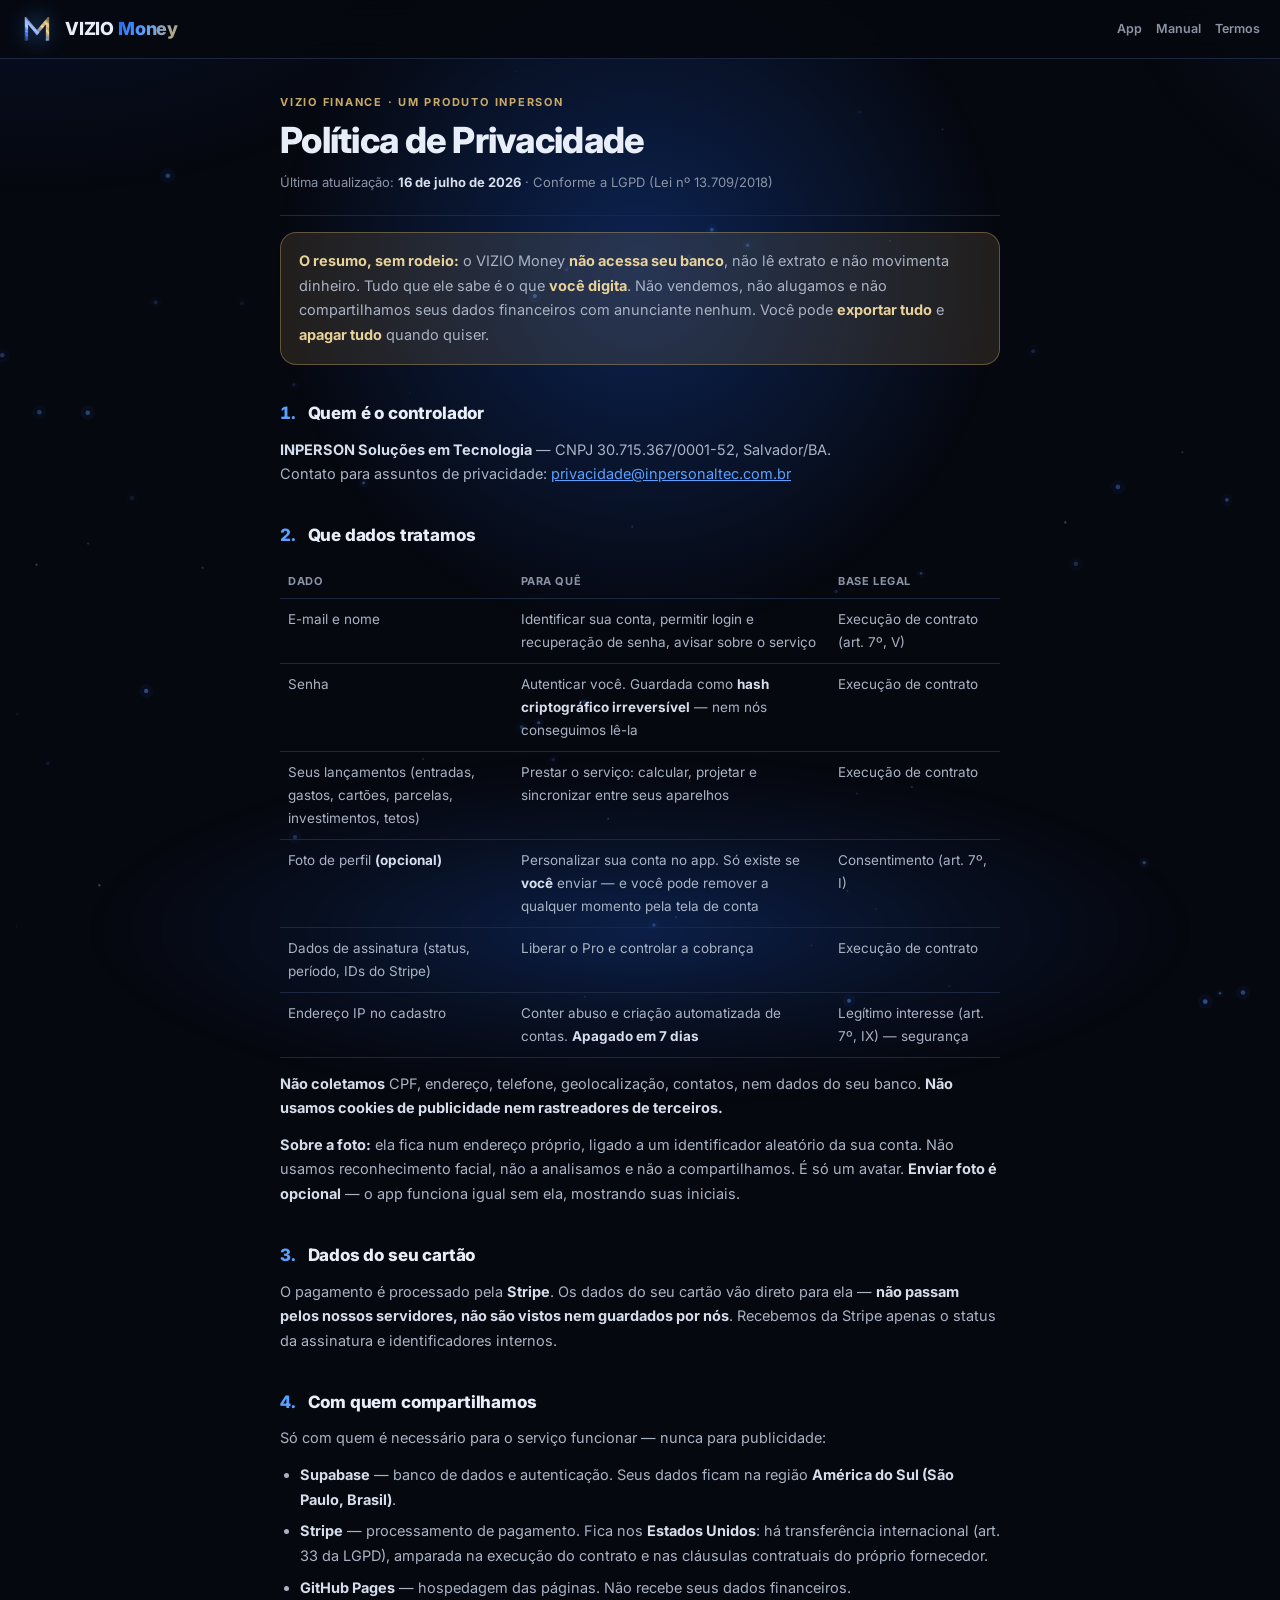
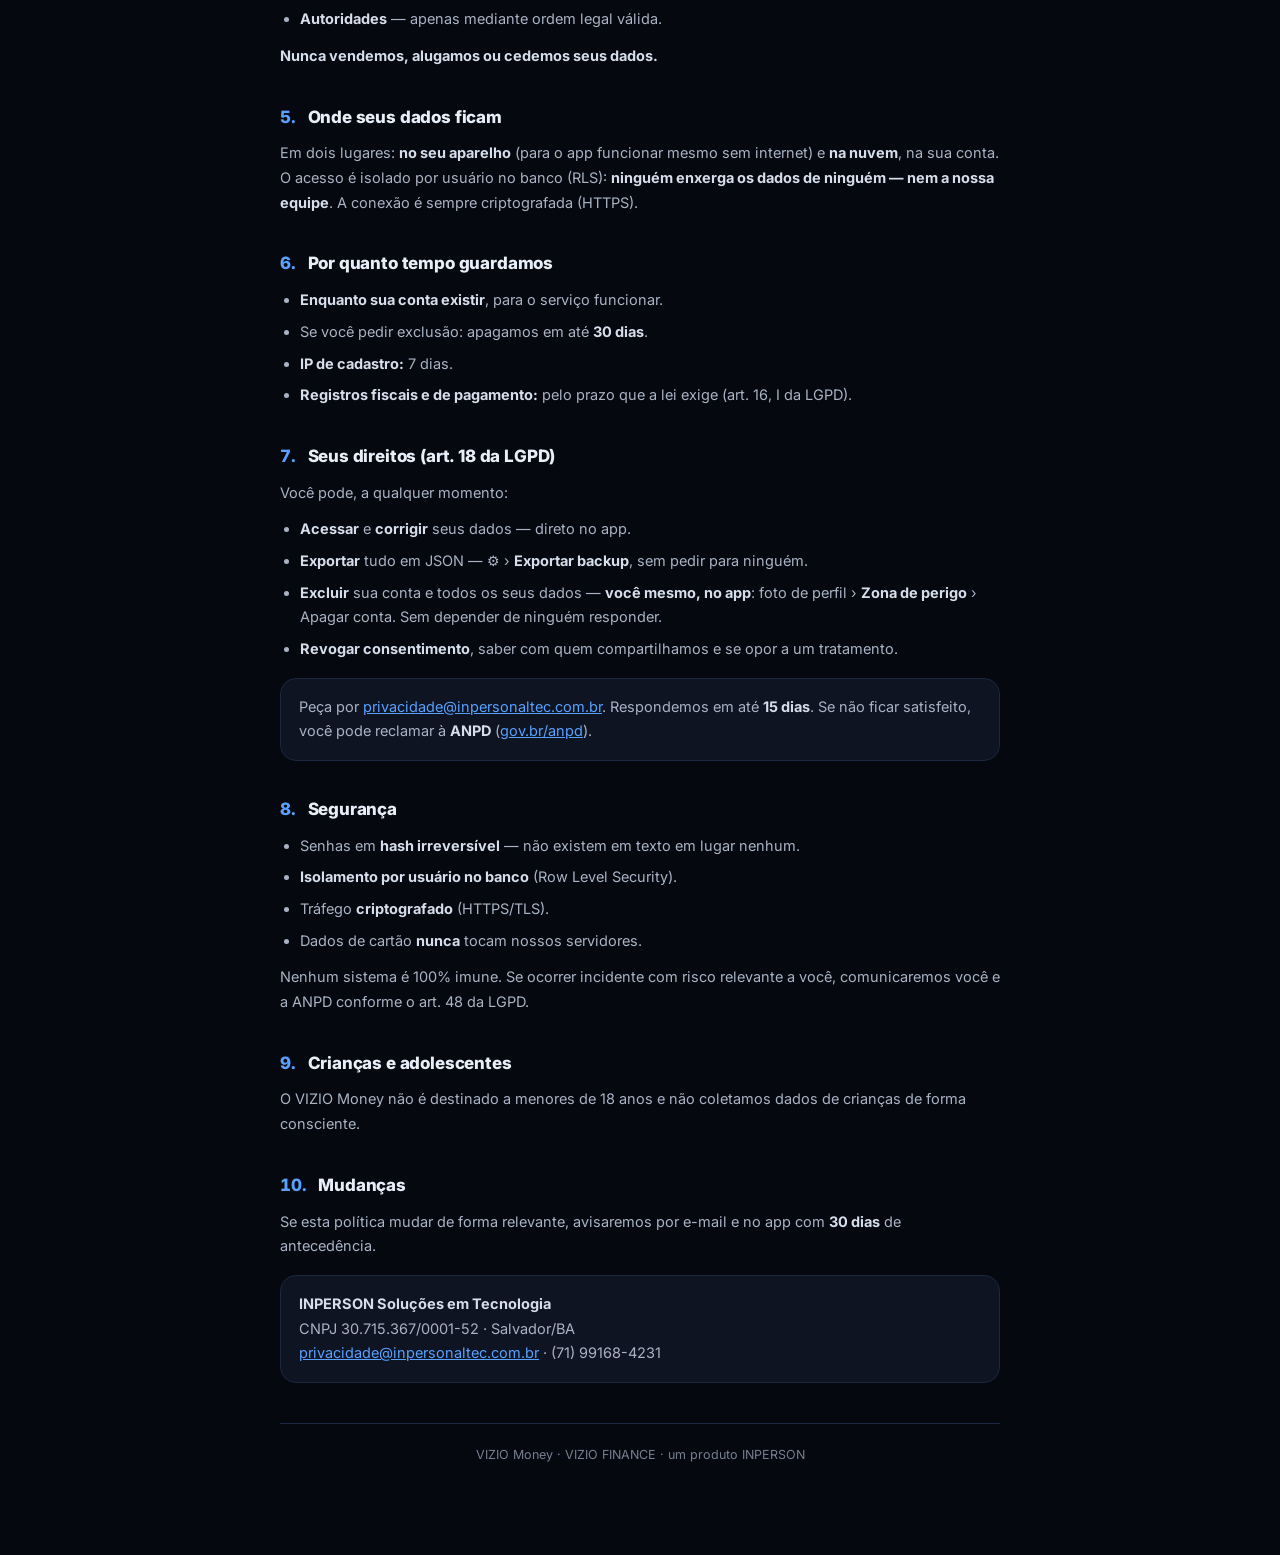
<file: privacidade.html>
<!doctype html>
<html lang="pt-BR">
<head>
<meta charset="utf-8">
<meta name="viewport" content="width=device-width,initial-scale=1,viewport-fit=cover">
<title>Política de Privacidade · VIZIO Money</title>
<meta name="description" content="Como o VIZIO Money trata seus dados pessoais e financeiros — LGPD.">
<meta name="robots" content="index,follow">
<link rel="icon" href="brand/logo.svg">
<link rel="preconnect" href="https://fonts.googleapis.com">
<link rel="preconnect" href="https://fonts.gstatic.com" crossorigin>
<link href="https://fonts.googleapis.com/css2?family=Inter:wght@400;600;700;800&display=swap" rel="stylesheet">
<link rel="stylesheet" href="brand.css?v=0.8">
<style>
*{margin:0;padding:0;box-sizing:border-box}
html{overflow-x:clip;max-width:100%}
body{font-family:var(--font);background:var(--bg);color:var(--s600);line-height:1.7;overflow-x:clip}
.lg-top{position:sticky;top:0;z-index:20;background:rgba(6,8,15,.9);backdrop-filter:blur(10px);
  border-bottom:1px solid var(--line);padding:12px 20px;display:flex;align-items:center;justify-content:space-between;gap:12px}
.lg-wrap{max-width:760px;margin:0 auto;padding:34px 20px 90px;position:relative;z-index:1}
.lg-eyebrow{font-size:11px;font-weight:700;letter-spacing:.16em;text-transform:uppercase;color:var(--gold);margin-bottom:8px}
h1{font-size:clamp(26px,6vw,36px);color:var(--ink);font-weight:800;letter-spacing:-.02em;line-height:1.15}
.lg-meta{color:var(--s500);font-size:13px;margin-top:10px;padding-bottom:22px;border-bottom:1px solid var(--line)}
h2{font-size:17px;color:var(--ink);font-weight:800;margin:34px 0 10px;letter-spacing:-.01em}
h2 .n{color:var(--brand-2);font-variant-numeric:tabular-nums;margin-right:8px}
p{margin:0 0 12px;font-size:14.5px}
b,strong{color:var(--s700)}
a{color:var(--brand-2)}
ul{margin:0 0 12px 20px} li{margin-bottom:7px;font-size:14.5px}
.lg-box{background:var(--surface);border:1px solid var(--line);border-radius:var(--r-lg);padding:16px 18px;margin:16px 0}
.lg-box.gold{border-color:rgba(201,169,104,.4);background:var(--gold-soft)}
.lg-box.gold b{color:var(--gold-2)}
table{width:100%;border-collapse:collapse;font-size:13.5px;margin:14px 0}
th{text-align:left;font-size:11px;text-transform:uppercase;letter-spacing:.05em;color:var(--s500);
  font-weight:700;padding:8px;border-bottom:1px solid var(--line)}
td{padding:9px 8px;border-bottom:1px solid var(--line);color:var(--s600);vertical-align:top}
@media(max-width:560px){
  table,tbody,tr{display:block;width:100%} thead{display:none}
  tr{padding:10px 0;border-bottom:1px solid var(--line)}
  td{display:block;border:none;padding:2px 0}
  td:first-child{color:var(--ink);font-weight:700;font-size:14px}
}
.lg-foot{border-top:1px solid var(--line);margin-top:40px;padding-top:20px;color:var(--s400);font-size:12.5px;text-align:center}
.lg-nav{display:flex;gap:14px;font-size:12.5px;flex-wrap:wrap}
.lg-nav a{color:var(--s500);text-decoration:none;font-weight:600}
.lg-nav a:hover{color:var(--brand-2)}
</style>
</head>
<body>

<header class="lg-top">
  <a class="brand-lockup" href="index.html" style="text-decoration:none">
    <span class="brand-mark"><img src="brand/logo.svg?v=0.4" width="28" height="25" alt="VIZIO Money"></span>
    <span class="brand-word">VIZIO <b>Money</b></span>
  </a>
  <nav class="lg-nav">
    <a href="index.html">App</a>
    <a href="manual.html">Manual</a>
    <a href="termos.html">Termos</a>
  </nav>
</header>

<main class="lg-wrap">
  <div class="lg-eyebrow">VIZIO Finance · um produto INPERSON</div>
  <h1>Política de Privacidade</h1>
  <div class="lg-meta">Última atualização: <b>16 de julho de 2026</b> · Conforme a LGPD (Lei nº 13.709/2018)</div>

  <div class="lg-box gold">
    <p style="margin:0"><b>O resumo, sem rodeio:</b> o VIZIO Money <b>não acessa seu banco</b>, não lê extrato e não
    movimenta dinheiro. Tudo que ele sabe é o que <b>você digita</b>. Não vendemos, não alugamos e não compartilhamos
    seus dados financeiros com anunciante nenhum. Você pode <b>exportar tudo</b> e <b>apagar tudo</b> quando quiser.</p>
  </div>

  <h2><span class="n">1.</span> Quem é o controlador</h2>
  <p><b>INPERSON Soluções em Tecnologia</b> — CNPJ 30.715.367/0001-52, Salvador/BA.<br>
  Contato para assuntos de privacidade: <a href="mailto:privacidade@inpersonaltec.com.br">privacidade@inpersonaltec.com.br</a></p>

  <h2><span class="n">2.</span> Que dados tratamos</h2>
  <table>
    <thead><tr><th>Dado</th><th>Para quê</th><th>Base legal</th></tr></thead>
    <tbody>
      <tr>
        <td>E-mail e nome</td>
        <td>Identificar sua conta, permitir login e recuperação de senha, avisar sobre o serviço</td>
        <td>Execução de contrato (art. 7º, V)</td>
      </tr>
      <tr>
        <td>Senha</td>
        <td>Autenticar você. Guardada como <b>hash criptográfico irreversível</b> — nem nós conseguimos lê-la</td>
        <td>Execução de contrato</td>
      </tr>
      <tr>
        <td>Seus lançamentos (entradas, gastos, cartões, parcelas, investimentos, tetos)</td>
        <td>Prestar o serviço: calcular, projetar e sincronizar entre seus aparelhos</td>
        <td>Execução de contrato</td>
      </tr>
      <tr>
        <td>Foto de perfil <b>(opcional)</b></td>
        <td>Personalizar sua conta no app. Só existe se <b>você</b> enviar — e você pode remover a qualquer momento pela tela de conta</td>
        <td>Consentimento (art. 7º, I)</td>
      </tr>
      <tr>
        <td>Dados de assinatura (status, período, IDs do Stripe)</td>
        <td>Liberar o Pro e controlar a cobrança</td>
        <td>Execução de contrato</td>
      </tr>
      <tr>
        <td>Endereço IP no cadastro</td>
        <td>Conter abuso e criação automatizada de contas. <b>Apagado em 7 dias</b></td>
        <td>Legítimo interesse (art. 7º, IX) — segurança</td>
      </tr>
    </tbody>
  </table>
  <p><b>Não coletamos</b> CPF, endereço, telefone, geolocalização, contatos, nem dados do seu banco.
  <b>Não usamos cookies de publicidade nem rastreadores de terceiros.</b></p>
  <p><b>Sobre a foto:</b> ela fica num endereço próprio, ligado a um identificador aleatório da sua conta.
  Não usamos reconhecimento facial, não a analisamos e não a compartilhamos. É só um avatar.
  <b>Enviar foto é opcional</b> — o app funciona igual sem ela, mostrando suas iniciais.</p>

  <h2><span class="n">3.</span> Dados do seu cartão</h2>
  <p>O pagamento é processado pela <b>Stripe</b>. Os dados do seu cartão vão direto para ela —
  <b>não passam pelos nossos servidores, não são vistos nem guardados por nós</b>. Recebemos da Stripe apenas
  o status da assinatura e identificadores internos.</p>

  <h2><span class="n">4.</span> Com quem compartilhamos</h2>
  <p>Só com quem é necessário para o serviço funcionar — nunca para publicidade:</p>
  <ul>
    <li><b>Supabase</b> — banco de dados e autenticação. Seus dados ficam na região <b>América do Sul (São Paulo, Brasil)</b>.</li>
    <li><b>Stripe</b> — processamento de pagamento. Fica nos <b>Estados Unidos</b>: há transferência internacional
    (art. 33 da LGPD), amparada na execução do contrato e nas cláusulas contratuais do próprio fornecedor.</li>
    <li><b>GitHub Pages</b> — hospedagem das páginas. Não recebe seus dados financeiros.</li>
    <li><b>Autoridades</b> — apenas mediante ordem legal válida.</li>
  </ul>
  <p><b>Nunca vendemos, alugamos ou cedemos seus dados.</b></p>

  <h2><span class="n">5.</span> Onde seus dados ficam</h2>
  <p>Em dois lugares: <b>no seu aparelho</b> (para o app funcionar mesmo sem internet) e <b>na nuvem</b>, na sua conta.
  O acesso é isolado por usuário no banco (RLS): <b>ninguém enxerga os dados de ninguém — nem a nossa equipe</b>.
  A conexão é sempre criptografada (HTTPS).</p>

  <h2><span class="n">6.</span> Por quanto tempo guardamos</h2>
  <ul>
    <li><b>Enquanto sua conta existir</b>, para o serviço funcionar.</li>
    <li>Se você pedir exclusão: apagamos em até <b>30 dias</b>.</li>
    <li><b>IP de cadastro:</b> 7 dias.</li>
    <li><b>Registros fiscais e de pagamento:</b> pelo prazo que a lei exige (art. 16, I da LGPD).</li>
  </ul>

  <h2><span class="n">7.</span> Seus direitos (art. 18 da LGPD)</h2>
  <p>Você pode, a qualquer momento:</p>
  <ul>
    <li><b>Acessar</b> e <b>corrigir</b> seus dados — direto no app.</li>
    <li><b>Exportar</b> tudo em JSON — ⚙️ › <b>Exportar backup</b>, sem pedir para ninguém.</li>
    <li><b>Excluir</b> sua conta e todos os seus dados — <b>você mesmo, no app</b>:
    foto de perfil › <b>Zona de perigo</b> › Apagar conta. Sem depender de ninguém responder.</li>
    <li><b>Revogar consentimento</b>, saber com quem compartilhamos e se opor a um tratamento.</li>
  </ul>
  <div class="lg-box">
    <p style="margin:0">Peça por <a href="mailto:privacidade@inpersonaltec.com.br">privacidade@inpersonaltec.com.br</a>.
    Respondemos em até <b>15 dias</b>. Se não ficar satisfeito, você pode reclamar à
    <b>ANPD</b> (<a href="https://www.gov.br/anpd" target="_blank" rel="noopener">gov.br/anpd</a>).</p>
  </div>

  <h2><span class="n">8.</span> Segurança</h2>
  <ul>
    <li>Senhas em <b>hash irreversível</b> — não existem em texto em lugar nenhum.</li>
    <li><b>Isolamento por usuário no banco</b> (Row Level Security).</li>
    <li>Tráfego <b>criptografado</b> (HTTPS/TLS).</li>
    <li>Dados de cartão <b>nunca</b> tocam nossos servidores.</li>
  </ul>
  <p>Nenhum sistema é 100% imune. Se ocorrer incidente com risco relevante a você, comunicaremos você e a ANPD
  conforme o art. 48 da LGPD.</p>

  <h2><span class="n">9.</span> Crianças e adolescentes</h2>
  <p>O VIZIO Money não é destinado a menores de 18 anos e não coletamos dados de crianças de forma consciente.</p>

  <h2><span class="n">10.</span> Mudanças</h2>
  <p>Se esta política mudar de forma relevante, avisaremos por e-mail e no app com <b>30 dias</b> de antecedência.</p>

  <div class="lg-box">
    <p style="margin:0"><b>INPERSON Soluções em Tecnologia</b><br>
    CNPJ 30.715.367/0001-52 · Salvador/BA<br>
    <a href="mailto:privacidade@inpersonaltec.com.br">privacidade@inpersonaltec.com.br</a> · (71) 99168-4231</p>
  </div>

  <div class="lg-foot">VIZIO Money · VIZIO FINANCE · um produto INPERSON</div>
</main>

<script>window.VZ_ACCENT='#1C64F0'</script>
<script src="aura.js?v=3"></script>
</body>
</html>
</file>
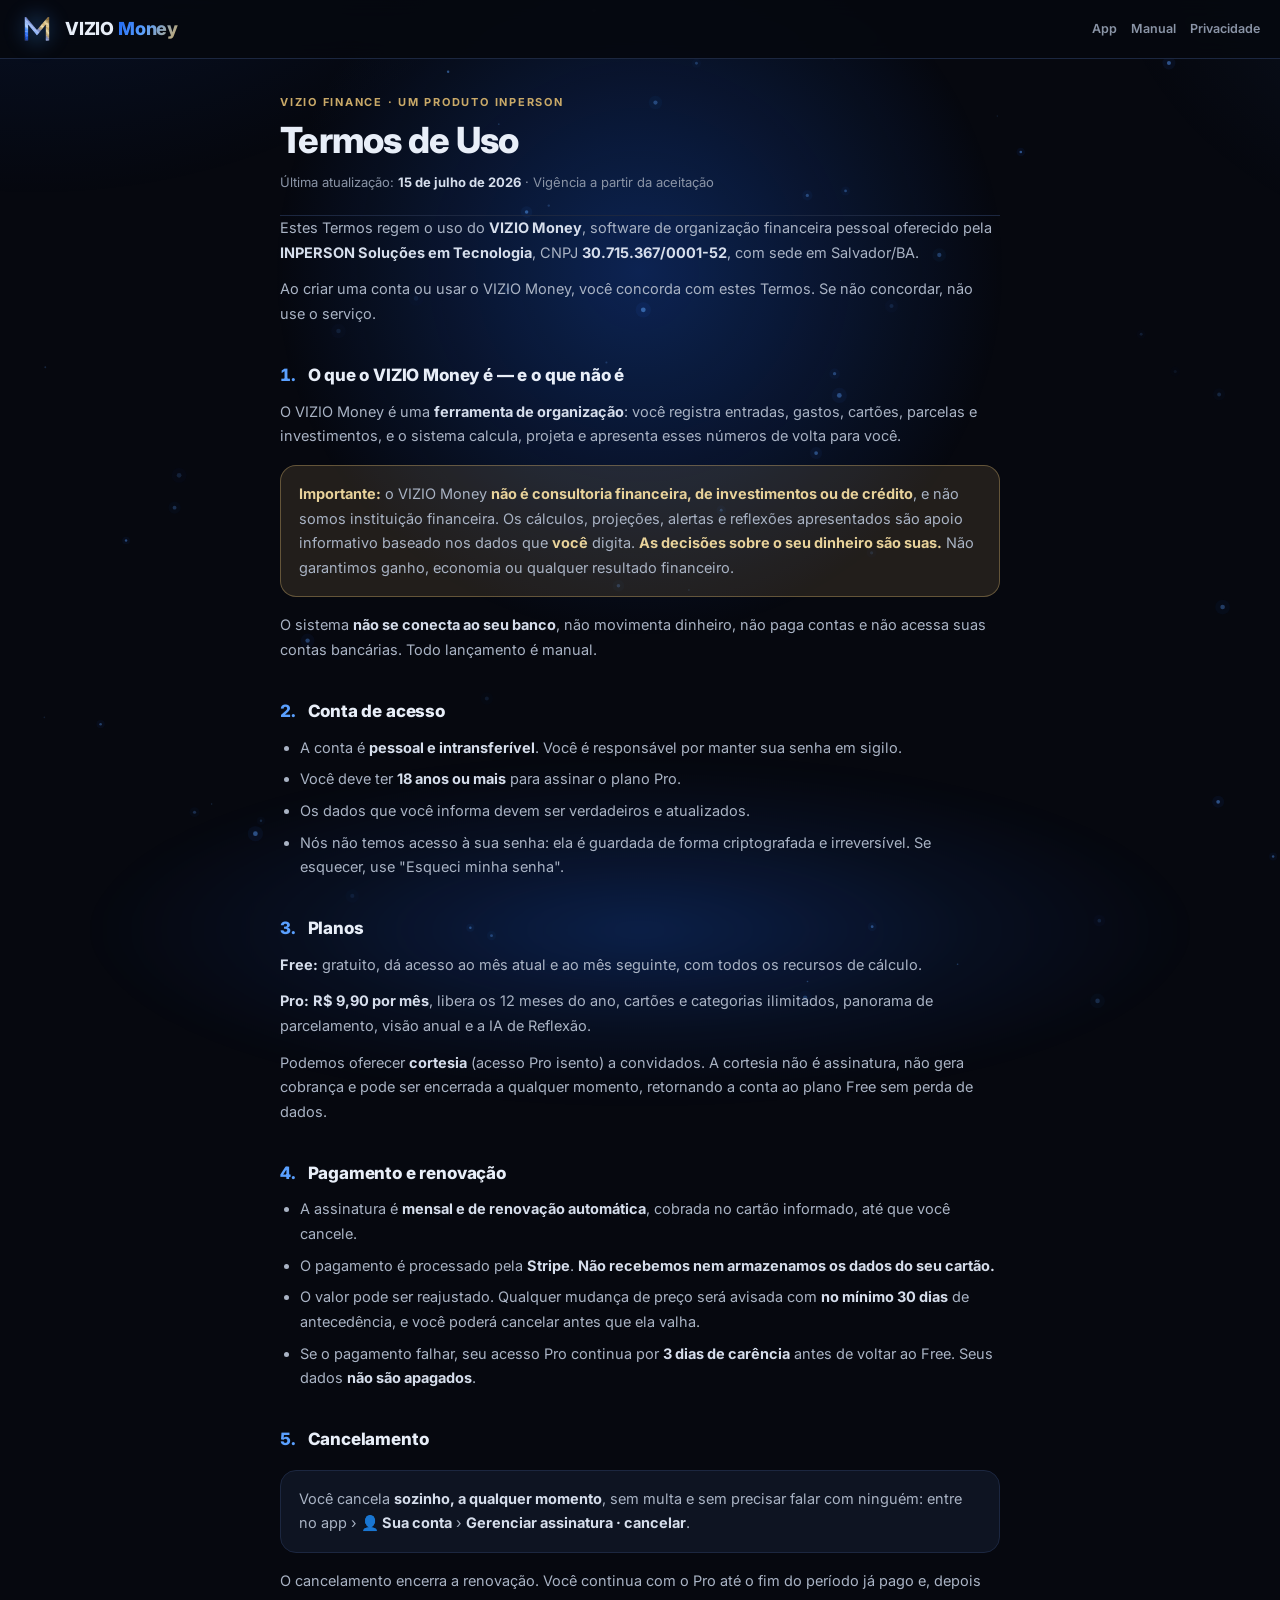
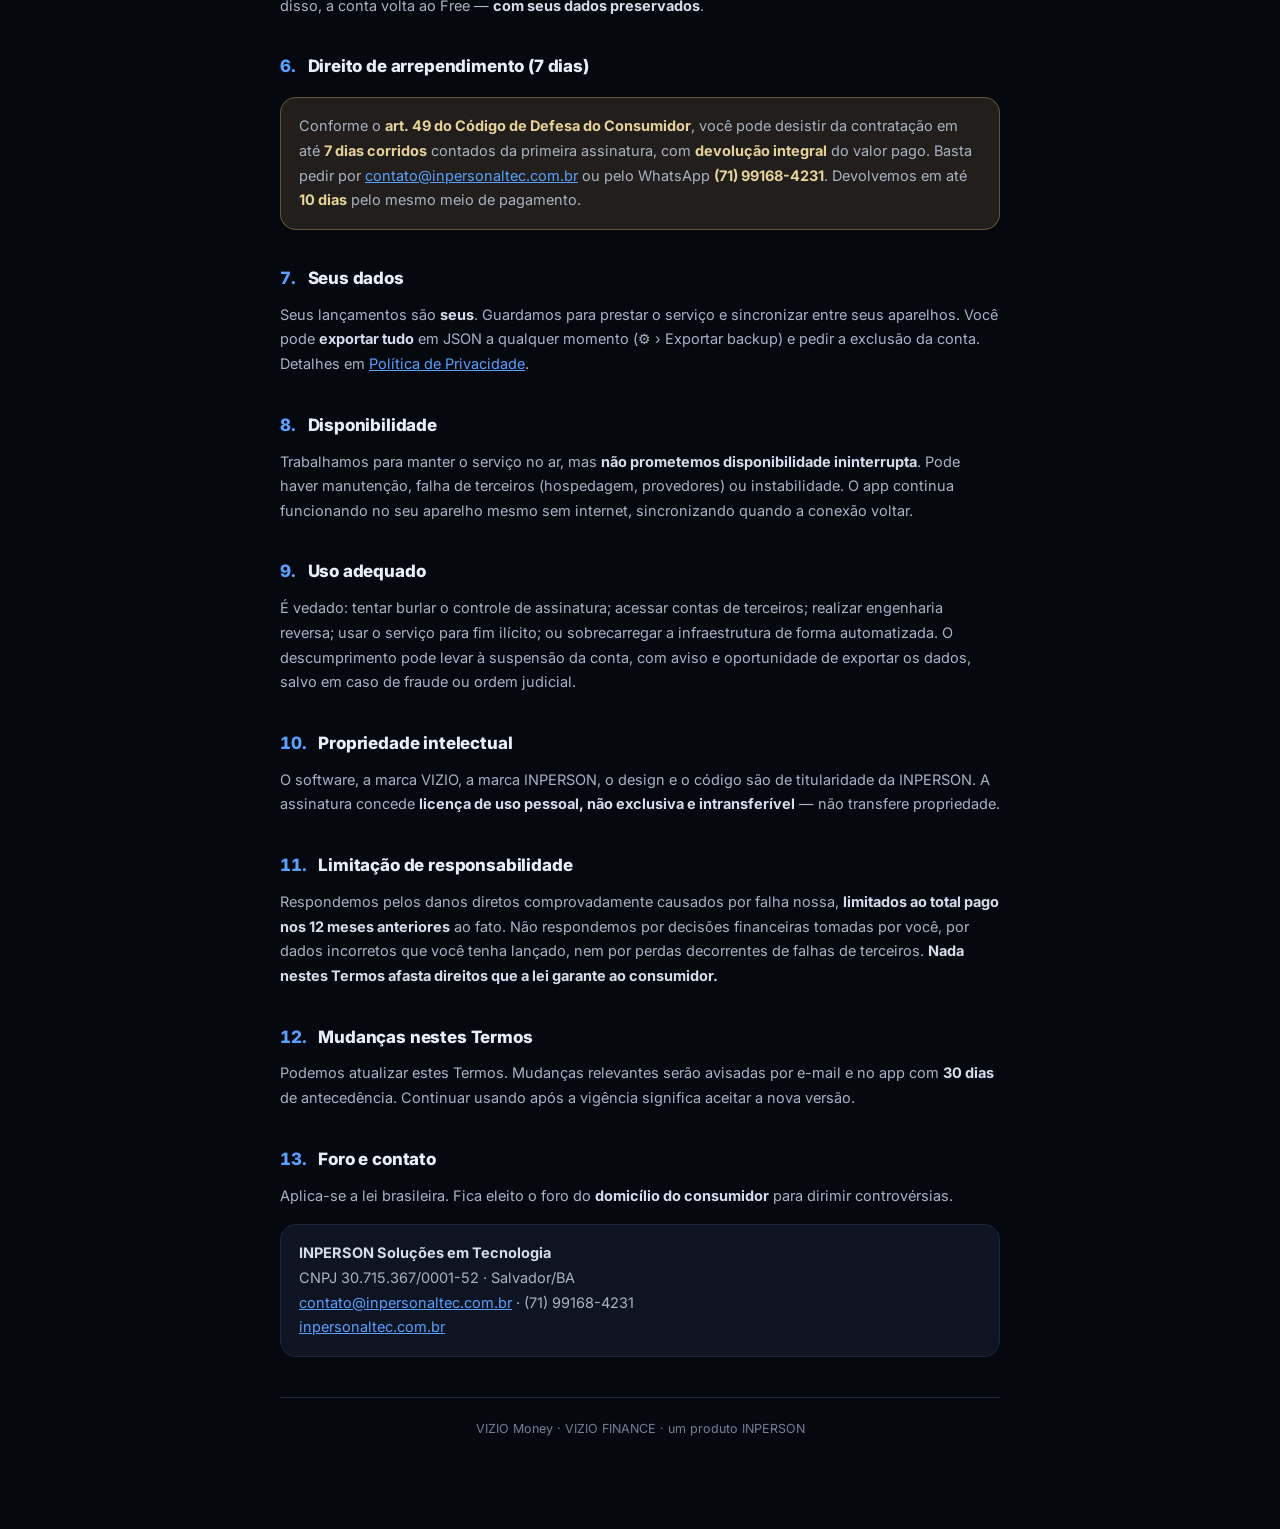
<file: termos.html>
<!doctype html>
<html lang="pt-BR">
<head>
<meta charset="utf-8">
<meta name="viewport" content="width=device-width,initial-scale=1,viewport-fit=cover">
<title>Termos de Uso · VIZIO Money</title>
<meta name="description" content="Termos de Uso do VIZIO Money — assinatura, cancelamento e direito de arrependimento.">
<meta name="robots" content="index,follow">
<link rel="icon" href="brand/logo.svg">
<link rel="preconnect" href="https://fonts.googleapis.com">
<link rel="preconnect" href="https://fonts.gstatic.com" crossorigin>
<link href="https://fonts.googleapis.com/css2?family=Inter:wght@400;600;700;800&display=swap" rel="stylesheet">
<link rel="stylesheet" href="brand.css?v=0.8">
<style>
*{margin:0;padding:0;box-sizing:border-box}
html{overflow-x:clip;max-width:100%}
body{font-family:var(--font);background:var(--bg);color:var(--s600);line-height:1.7;overflow-x:clip}
.lg-top{position:sticky;top:0;z-index:20;background:rgba(6,8,15,.9);backdrop-filter:blur(10px);
  border-bottom:1px solid var(--line);padding:12px 20px;display:flex;align-items:center;justify-content:space-between;gap:12px}
.lg-wrap{max-width:760px;margin:0 auto;padding:34px 20px 90px;position:relative;z-index:1}
.lg-eyebrow{font-size:11px;font-weight:700;letter-spacing:.16em;text-transform:uppercase;color:var(--gold);margin-bottom:8px}
h1{font-size:clamp(26px,6vw,36px);color:var(--ink);font-weight:800;letter-spacing:-.02em;line-height:1.15}
.lg-meta{color:var(--s500);font-size:13px;margin-top:10px;padding-bottom:22px;border-bottom:1px solid var(--line)}
h2{font-size:17px;color:var(--ink);font-weight:800;margin:34px 0 10px;letter-spacing:-.01em}
h2 .n{color:var(--brand-2);font-variant-numeric:tabular-nums;margin-right:8px}
p{margin:0 0 12px;font-size:14.5px}
b,strong{color:var(--s700)}
a{color:var(--brand-2)}
ul{margin:0 0 12px 20px} li{margin-bottom:7px;font-size:14.5px}
.lg-box{background:var(--surface);border:1px solid var(--line);border-radius:var(--r-lg);padding:16px 18px;margin:16px 0}
.lg-box.gold{border-color:rgba(201,169,104,.4);background:var(--gold-soft)}
.lg-box.gold b{color:var(--gold-2)}
.lg-foot{border-top:1px solid var(--line);margin-top:40px;padding-top:20px;color:var(--s400);font-size:12.5px;text-align:center}
.lg-nav{display:flex;gap:14px;font-size:12.5px;flex-wrap:wrap}
.lg-nav a{color:var(--s500);text-decoration:none;font-weight:600}
.lg-nav a:hover{color:var(--brand-2)}
</style>
</head>
<body>

<header class="lg-top">
  <a class="brand-lockup" href="index.html" style="text-decoration:none">
    <span class="brand-mark"><img src="brand/logo.svg?v=0.4" width="28" height="25" alt="VIZIO Money"></span>
    <span class="brand-word">VIZIO <b>Money</b></span>
  </a>
  <nav class="lg-nav">
    <a href="index.html">App</a>
    <a href="manual.html">Manual</a>
    <a href="privacidade.html">Privacidade</a>
  </nav>
</header>

<main class="lg-wrap">
  <div class="lg-eyebrow">VIZIO Finance · um produto INPERSON</div>
  <h1>Termos de Uso</h1>
  <div class="lg-meta">Última atualização: <b>15 de julho de 2026</b> · Vigência a partir da aceitação</div>

  <p>Estes Termos regem o uso do <b>VIZIO Money</b>, software de organização financeira pessoal oferecido pela
  <b>INPERSON Soluções em Tecnologia</b>, CNPJ <b>30.715.367/0001-52</b>, com sede em Salvador/BA.</p>

  <p>Ao criar uma conta ou usar o VIZIO Money, você concorda com estes Termos. Se não concordar, não use o serviço.</p>

  <h2><span class="n">1.</span> O que o VIZIO Money é — e o que não é</h2>
  <p>O VIZIO Money é uma <b>ferramenta de organização</b>: você registra entradas, gastos, cartões, parcelas e
  investimentos, e o sistema calcula, projeta e apresenta esses números de volta para você.</p>
  <div class="lg-box gold">
    <p style="margin:0"><b>Importante:</b> o VIZIO Money <b>não é consultoria financeira, de investimentos ou de crédito</b>,
    e não somos instituição financeira. Os cálculos, projeções, alertas e reflexões apresentados são apoio informativo
    baseado nos dados que <b>você</b> digita. <b>As decisões sobre o seu dinheiro são suas.</b> Não garantimos ganho,
    economia ou qualquer resultado financeiro.</p>
  </div>
  <p>O sistema <b>não se conecta ao seu banco</b>, não movimenta dinheiro, não paga contas e não acessa suas contas
  bancárias. Todo lançamento é manual.</p>

  <h2><span class="n">2.</span> Conta de acesso</h2>
  <ul>
    <li>A conta é <b>pessoal e intransferível</b>. Você é responsável por manter sua senha em sigilo.</li>
    <li>Você deve ter <b>18 anos ou mais</b> para assinar o plano Pro.</li>
    <li>Os dados que você informa devem ser verdadeiros e atualizados.</li>
    <li>Nós não temos acesso à sua senha: ela é guardada de forma criptografada e irreversível. Se esquecer, use "Esqueci minha senha".</li>
  </ul>

  <h2><span class="n">3.</span> Planos</h2>
  <p><b>Free:</b> gratuito, dá acesso ao mês atual e ao mês seguinte, com todos os recursos de cálculo.</p>
  <p><b>Pro:</b> <b>R$ 9,90 por mês</b>, libera os 12 meses do ano, cartões e categorias ilimitados, panorama de
  parcelamento, visão anual e a IA de Reflexão.</p>
  <p>Podemos oferecer <b>cortesia</b> (acesso Pro isento) a convidados. A cortesia não é assinatura, não gera cobrança
  e pode ser encerrada a qualquer momento, retornando a conta ao plano Free sem perda de dados.</p>

  <h2><span class="n">4.</span> Pagamento e renovação</h2>
  <ul>
    <li>A assinatura é <b>mensal e de renovação automática</b>, cobrada no cartão informado, até que você cancele.</li>
    <li>O pagamento é processado pela <b>Stripe</b>. <b>Não recebemos nem armazenamos os dados do seu cartão.</b></li>
    <li>O valor pode ser reajustado. Qualquer mudança de preço será avisada com <b>no mínimo 30 dias</b> de
    antecedência, e você poderá cancelar antes que ela valha.</li>
    <li>Se o pagamento falhar, seu acesso Pro continua por <b>3 dias de carência</b> antes de voltar ao Free.
    Seus dados <b>não são apagados</b>.</li>
  </ul>

  <h2><span class="n">5.</span> Cancelamento</h2>
  <div class="lg-box">
    <p style="margin:0">Você cancela <b>sozinho, a qualquer momento</b>, sem multa e sem precisar falar com ninguém:
    entre no app › <b>👤 Sua conta</b> › <b>Gerenciar assinatura · cancelar</b>.</p>
  </div>
  <p>O cancelamento encerra a renovação. Você continua com o Pro até o fim do período já pago e, depois disso,
  a conta volta ao Free — <b>com seus dados preservados</b>.</p>

  <h2><span class="n">6.</span> Direito de arrependimento (7 dias)</h2>
  <div class="lg-box gold">
    <p style="margin:0">Conforme o <b>art. 49 do Código de Defesa do Consumidor</b>, você pode desistir da contratação
    em até <b>7 dias corridos</b> contados da primeira assinatura, com <b>devolução integral</b> do valor pago.
    Basta pedir por <a href="mailto:contato@inpersonaltec.com.br">contato@inpersonaltec.com.br</a> ou pelo
    WhatsApp <b>(71) 99168-4231</b>. Devolvemos em até <b>10 dias</b> pelo mesmo meio de pagamento.</p>
  </div>

  <h2><span class="n">7.</span> Seus dados</h2>
  <p>Seus lançamentos são <b>seus</b>. Guardamos para prestar o serviço e sincronizar entre seus aparelhos.
  Você pode <b>exportar tudo</b> em JSON a qualquer momento (⚙️ › Exportar backup) e pedir a exclusão da conta.
  Detalhes em <a href="privacidade.html">Política de Privacidade</a>.</p>

  <h2><span class="n">8.</span> Disponibilidade</h2>
  <p>Trabalhamos para manter o serviço no ar, mas <b>não prometemos disponibilidade ininterrupta</b>. Pode haver
  manutenção, falha de terceiros (hospedagem, provedores) ou instabilidade. O app continua funcionando no seu
  aparelho mesmo sem internet, sincronizando quando a conexão voltar.</p>

  <h2><span class="n">9.</span> Uso adequado</h2>
  <p>É vedado: tentar burlar o controle de assinatura; acessar contas de terceiros; realizar engenharia reversa;
  usar o serviço para fim ilícito; ou sobrecarregar a infraestrutura de forma automatizada. O descumprimento pode
  levar à suspensão da conta, com aviso e oportunidade de exportar os dados, salvo em caso de fraude ou ordem judicial.</p>

  <h2><span class="n">10.</span> Propriedade intelectual</h2>
  <p>O software, a marca VIZIO, a marca INPERSON, o design e o código são de titularidade da INPERSON. A assinatura
  concede <b>licença de uso pessoal, não exclusiva e intransferível</b> — não transfere propriedade.</p>

  <h2><span class="n">11.</span> Limitação de responsabilidade</h2>
  <p>Respondemos pelos danos diretos comprovadamente causados por falha nossa, <b>limitados ao total pago nos
  12 meses anteriores</b> ao fato. Não respondemos por decisões financeiras tomadas por você, por dados incorretos
  que você tenha lançado, nem por perdas decorrentes de falhas de terceiros. <b>Nada nestes Termos afasta direitos
  que a lei garante ao consumidor.</b></p>

  <h2><span class="n">12.</span> Mudanças nestes Termos</h2>
  <p>Podemos atualizar estes Termos. Mudanças relevantes serão avisadas por e-mail e no app com <b>30 dias</b>
  de antecedência. Continuar usando após a vigência significa aceitar a nova versão.</p>

  <h2><span class="n">13.</span> Foro e contato</h2>
  <p>Aplica-se a lei brasileira. Fica eleito o foro do <b>domicílio do consumidor</b> para dirimir controvérsias.</p>
  <div class="lg-box">
    <p style="margin:0"><b>INPERSON Soluções em Tecnologia</b><br>
    CNPJ 30.715.367/0001-52 · Salvador/BA<br>
    <a href="mailto:contato@inpersonaltec.com.br">contato@inpersonaltec.com.br</a> · (71) 99168-4231<br>
    <a href="https://inpersonaltec.com.br" target="_blank" rel="noopener">inpersonaltec.com.br</a></p>
  </div>

  <div class="lg-foot">VIZIO Money · VIZIO FINANCE · um produto INPERSON</div>
</main>

<script>window.VZ_ACCENT='#1C64F0'</script>
<script src="aura.js?v=3"></script>
</body>
</html>
</file>
<file: brand.css>
/* ==========================================================================
   VIZIO MONEY — brand.css  ·  IDENTIDADE v0.3 (OFICIAL)
   INPERSON → VIZIO → VIZIO FINANCE → Money
   Base: tokens oficiais VIZIO (azul #1C64F0 · Inter · modo Premium #06080F)
   Acento: OURO #C9A968 — reservado ao dinheiro (saldo, patrimônio, conquista).
   Luz: MODO AURA v3 (aura.js) — window.VZ_ACCENT = #1C64F0
   Para reskin: altere APENAS este arquivo + brand/logo.svg.
   ========================================================================== */

:root{
  /* ---- Azul de marca (OFICIAL VIZIO) ---- */
  --vz-blue-50:#EAF1FE; --vz-blue-200:#A9C8FB; --vz-blue-400:#5AA0FF;
  --vz-blue-500:#3C94FC; --vz-blue-600:#1C64F0; --vz-blue-700:#1450C8; --vz-blue-800:#103FA0;
  --blue:#1C64F0;            /* lido pelo aura.js como acento */
  --brand:#1C64F0; --brand-2:#5AA0FF; --brand-deep:#1450C8;
  --brand-soft:rgba(28,100,240,.16);
  --grad-brand:linear-gradient(120deg,#1C64F0 0%,#1450C8 100%);

  /* ---- Ouro FINANCE (acento raro: só dinheiro) ---- */
  --gold:#C9A968; --gold-2:#E8D29A; --gold-deep:#8A6E3A;
  --gold-soft:rgba(201,169,104,.14);
  --grad-gold:linear-gradient(120deg,#E8D29A 0%,#C9A968 100%);
  --grad-money:linear-gradient(120deg,#1C64F0 0%,#5AA0FF 45%,#C9A968 100%);

  /* ---- Modo Premium (base escura oficial) ---- */
  --deep:#06080F;            /* preto azulado oficial VIZIO */
  --night:#0E1422;           /* superfície */
  --coal:#131A2B;            /* superfície 2 / chips */
  --bg:#06080F; --surface:#0E1422;

  /* ---- Tinta & neutros ---- */
  --warm:#E8EEF8; --mineral:#8A94A6; --metal:#B0B0B0;
  /* ---- Escala de tinta · TODA medida contra o pior fundo (--surface) ----
     --s400 era #6A7387 = 3,87:1 sobre card. Reprovava no WCAG AA (4,5:1) e era
     justamente o tom dos metadados: categoria, forma de pagamento, "quita no
     mês 8". Informação real em texto que some. Clareado só até passar (4,52:1)
     — o mínimo necessário, para o cinza continuar cinza e a hierarquia viva. */
  --ink:#E8EEF8; --s700:#D6DEEC; --s600:#A9B3C4; --s500:#8A94A6; --s400:#767E91;
  --s300:#1C2740; --s200:#161E31; --s100:#131A2B;

  /* ---- Linhas: duas, com papéis diferentes ----
     --line é DECORATIVA (divisória de lista). Fica em 1,35:1 de propósito:
     a WCAG 1.4.11 cobre o que é necessário para IDENTIFICAR um componente, e
     um fio entre duas linhas não identifica nada — o texto já separa. Forçar
     3:1 aqui encheria a tela das caixas que acabamos de tirar.
     --line-input é o contorno de CONTROLE: sem ele o usuário não enxerga onde
     digitar. Esse é obrigatório e passa (3,07:1). */
  --line:#1C2740; --line2:#2A3550; --line-input:#5B6378;
  --white:#E8EEF8;

  /* ---- Semáforo financeiro ---- */
  --grow:#16A34A; --grow-soft:rgba(22,163,74,.16);
  --amber:#C9A968; --amber-soft:rgba(201,169,104,.16);
  --pos:#2FBF71; --pos-bg:rgba(47,191,113,.14);
  --warn:#C9A968; --warn-bg:rgba(201,169,104,.16);
  --neg:#F0616D; --neg-bg:rgba(240,97,109,.14);

  /* ---- Arco de Clareza (motivo-assinatura) ---- */
  --arc-track:#1C2740; --arc-1:#2FBF71; --arc-2:#C9A968; --arc-3:#C9A968; --arc-4:#F0616D;
  --moon-0:#1C2740; --moon-1:#2FBF71; --moon-2:#C9A968; --moon-3:#C9A968; --moon-4:#F0616D;

  /* ---- Tipografia (Inter é a oficial VIZIO) ---- */
  --font:'Inter','Segoe UI',system-ui,-apple-system,sans-serif;
  --font-display:'Inter','Segoe UI',system-ui,sans-serif;
  --vz-tracking-brand:.12em;

  /* ---- Layout (padrão VIZIO) ----
     Toda tela VIZIO com menu lateral centraliza o conteúdo na ÁREA LIVRE
     (viewport menos a sidebar) — nunca cola o conteúdo na lateral. A sidebar
     é moldura, não conteúdo. Ver .wrap/.foot para a conta. */
  --sidenav-w:186px;
  --wrap-max:1080px;

  /* ---- Raio & sombra ---- */
  --r-sm:6px; --r-md:10px; --r-lg:16px; --r-full:999px;
  --sh-sm:0 1px 2px rgba(0,0,0,.4);
  --sh-md:0 6px 20px rgba(0,0,0,.45);
  --sh-lg:0 18px 50px rgba(0,0,0,.6);
}

/* ==========================================================================
   MARCA VIVA — PADRÃO CANÔNICO VIZIO/INPERSON  ·  NÃO CUSTOMIZAR
   Fonte da verdade: studio/cadastro.html (+ PADRAO-AURA-v3 §3).
   Estes quatro keyframes são IDÊNTICOS em todo o ecossistema — Money,
   Financiamento, Consórcio, Studio, INPERSON. A marca respira do mesmo jeito
   em todo lugar; é isso que faz o conjunto parecer uma empresa só.

     floaty    6s   translateY(-9px)            — o símbolo flutua
     pulseLogo 3.4s scale(1.07) + drop-shadow   — respiração / batimento
     halo      3.4s opacity .45→.9, scale 1.08  — o ar em volta, em fase
     spin      4.6s conic-gradient azul         — anel girando (hero/login)

   REGRA: a animação da marca é SEMPRE azul VIZIO. O ouro é do dinheiro
   (saldo, patrimônio, valores) — nunca do movimento da marca. Já erramos
   isso aqui uma vez: ouro no anel, no halo e no batimento. Corrigido.
   O halo é GERADO no CSS, nunca embutido no arquivo.
   prefers-reduced-motion: mantém a luz, remove o movimento.
   ========================================================================== */
@keyframes vmFloaty{0%,100%{transform:translateY(0)}50%{transform:translateY(-9px)}}
@keyframes vmPulseLogo{
  0%,100%{transform:scale(1);   filter:drop-shadow(0 4px 12px rgba(28,100,240,.28))}
  50%    {transform:scale(1.07);filter:drop-shadow(0 6px 18px rgba(60,148,252,.5))}}
@keyframes vmHalo{0%,100%{opacity:.45;transform:scale(1)}50%{opacity:.9;transform:scale(1.08)}}
@keyframes vmSpin{to{transform:rotate(360deg)}}

/* ---- Lockup de marca ---- */
.brand-lockup{display:inline-flex;align-items:center;gap:11px;text-decoration:none}
.brand-mark{width:34px;height:34px;border-radius:9px;background:transparent;border:none;
  display:flex;align-items:center;justify-content:center;position:relative;
  animation:vmFloaty 6s ease-in-out infinite}
/* o ar em volta do símbolo, respirando em fase com o batimento (azul canônico) */
.brand-mark::after{content:"";position:absolute;inset:-7px;border-radius:50%;pointer-events:none;
  background:radial-gradient(circle,rgba(60,148,252,.28),transparent 68%);
  filter:blur(8px);animation:vmHalo 3.4s ease-in-out infinite;z-index:0}
.brand-mark svg,.brand-mark img{display:block;position:relative;z-index:1;
  animation:vmPulseLogo 3.4s ease-in-out infinite}

/* ---- Símbolo grande com anel (login, hero) ---- */
.vm-ring{width:118px;height:118px;margin:0 auto 16px;position:relative;display:grid;place-items:center;
  animation:vmFloaty 6s ease-in-out infinite}
/* anel cônico CANÔNICO — exatamente o do studio/cadastro.html (azul puro) */
.vm-ring::before{content:"";position:absolute;inset:0;border-radius:50%;padding:3px;
  background:conic-gradient(from 0deg,#5AA0FF,#1C64F0,#3C94FC,#1450C8,#5AA0FF);
  -webkit-mask:linear-gradient(#000 0 0) content-box,linear-gradient(#000 0 0);
  -webkit-mask-composite:xor;mask-composite:exclude;animation:vmSpin 4.6s linear infinite}
.vm-ring::after{content:"";position:absolute;inset:-6px;border-radius:50%;
  background:radial-gradient(circle,rgba(60,148,252,.28),transparent 68%);
  filter:blur(9px);animation:vmHalo 3.4s ease-in-out infinite}
.vm-core{width:92px;height:92px;border-radius:50%;background:var(--night);display:grid;place-items:center;
  position:relative;z-index:2;box-shadow:inset 0 0 0 1px var(--line),0 8px 26px rgba(0,0,0,.5)}
.vm-core img{width:52px;height:47px;object-fit:contain;display:block;
  animation:vmPulseLogo 3.4s ease-in-out infinite}

/* Acessibilidade: a luz fica, o movimento sai (regra inegociável da AURA) */
@media (prefers-reduced-motion: reduce){
  .brand-mark,.brand-mark img,.brand-mark::after,
  .vm-ring,.vm-ring::before,.vm-ring::after,.vm-core img{animation:none !important}
}
.brand-word{font-family:var(--font-display);font-weight:800;font-size:18px;letter-spacing:-.01em;color:var(--warm);line-height:1}
/* "Money" recebe o metal azul->ouro do símbolo */
.brand-word b{font-weight:800;background:var(--grad-money);-webkit-background-clip:text;background-clip:text;-webkit-text-fill-color:transparent}
.brand-badge{font-family:var(--font);font-size:9px;font-weight:700;letter-spacing:.18em;text-transform:uppercase;color:var(--gold)}

/* ==========================================================================
   TOUR GUIADO
   O escuro é feito com box-shadow gigante no "buraco" — assim o elemento REAL
   continua visível e no lugar. Clonar o elemento para dentro de um overlay
   sempre desalinha e, pior, ensina uma tela que não é a de verdade.
   ========================================================================== */
#tourMask{position:fixed;inset:0;z-index:90}
.tour-buraco{position:absolute;border-radius:12px;pointer-events:none;
  box-shadow:0 0 0 9999px rgba(3,5,10,.82), 0 0 0 2px var(--brand), 0 0 26px 3px rgba(28,100,240,.45);
  transition:top .3s cubic-bezier(.2,.9,.3,1), left .3s cubic-bezier(.2,.9,.3,1),
             width .3s ease, height .3s ease, opacity .2s}
.tour-card{position:absolute;width:min(330px,calc(100vw - 24px));background:var(--night);
  border:1px solid var(--line2);border-radius:var(--r-lg);padding:16px 18px;
  box-shadow:0 22px 60px rgba(0,0,0,.7);transition:top .3s ease, left .3s ease}
.tour-card.meio{top:50%!important;left:50%!important;transform:translate(-50%,-50%)}
.tour-card h3{font-size:16px;color:var(--ink);margin-bottom:7px;letter-spacing:-.01em}
.tour-card p{font-size:13.5px;line-height:1.6;color:var(--s600)}
.tour-card p b{color:var(--warm)}
.tour-passo{font-size:10px;font-weight:700;letter-spacing:.14em;text-transform:uppercase;
  color:var(--gold);margin-bottom:6px}
.tour-pontos{display:flex;gap:5px;margin:13px 0 12px}
.tour-pontos i{width:5px;height:5px;border-radius:50%;background:var(--line2);transition:.2s}
.tour-pontos i.on{background:var(--brand);width:16px;border-radius:3px}
.tour-acoes{display:flex;align-items:center;justify-content:space-between;gap:10px}
.tour-acoes .linklike{margin:0;padding:8px 2px}
@media (prefers-reduced-motion: reduce){ .tour-buraco,.tour-card{transition:none} }
@media(max-width:560px){ .tour-card{padding:14px 15px} .tour-card h3{font-size:15px} }

/* ==========================================================================
   AVATAR & CONTA
   Sem foto, mostramos as INICIAIS — nunca o boneco cinza genérico. Iniciais
   com o azul da marca já parecem "seu"; o boneco parece cadastro incompleto.
   ========================================================================== */
.avatar-btn{width:36px;height:36px;border-radius:50%;padding:0;border:1px solid var(--line2);
  background:var(--coal);color:var(--s600);overflow:hidden;position:relative;flex:0 0 auto;
  display:flex;align-items:center;justify-content:center;cursor:pointer;transition:.18s}
.avatar-btn:hover{border-color:var(--brand)}
.avatar-btn.on{border-color:var(--brand);box-shadow:0 0 0 2px var(--brand-soft)}
.avatar-btn img{width:100%;height:100%;object-fit:cover;display:block}
.av-ini{font-family:var(--font-display);font-weight:800;font-size:13px;letter-spacing:.02em;
  color:#fff;width:100%;height:100%;display:flex;align-items:center;justify-content:center;
  background:var(--grad-brand)}
.avatar-btn .av-ini:only-child:not(.tem){background:var(--coal);color:var(--s500);font-size:15px}
@media (pointer:coarse), (max-width:820px){ .avatar-btn{width:44px;height:44px} .av-ini{font-size:15px} }

/* Avatar grande (tela de conta) */
.av-grande{width:88px;height:88px;border-radius:50%;overflow:hidden;position:relative;
  border:2px solid var(--line2);background:var(--coal);flex:0 0 auto;
  display:flex;align-items:center;justify-content:center}
.av-grande img{width:100%;height:100%;object-fit:cover;display:block}
.av-grande .av-ini{font-size:30px}
.av-edit{position:absolute;right:-2px;bottom:-2px;width:30px;height:30px;border-radius:50%;
  background:var(--grad-brand);border:2px solid var(--surface);color:#fff;font-size:13px;
  display:flex;align-items:center;justify-content:center;cursor:pointer}
.av-wrap{position:relative;display:inline-flex}

/* Blocos da tela de conta */
.cfg-sec{background:var(--surface);border:1px solid var(--line);border-radius:var(--r-lg);
  padding:16px 18px;margin-bottom:14px}
.cfg-sec h3{font-size:13px;text-transform:uppercase;letter-spacing:.08em;color:var(--s500);
  font-weight:700;margin-bottom:12px}
.cfg-lin{display:flex;align-items:center;justify-content:space-between;gap:12px;
  padding:11px 0;border-bottom:1px solid var(--line)}
.cfg-lin:last-child{border-bottom:none;padding-bottom:0}
.cfg-lin:first-of-type{padding-top:0}
.cfg-lb{font-size:13.5px;color:var(--s600)}
.cfg-lb b{display:block;color:var(--ink);font-weight:700;font-size:14px;margin-bottom:2px}
.cfg-lb .cfg-hint{display:block;font-size:11.5px;color:var(--s400);margin-top:3px;line-height:1.5}
.cfg-vl{font-size:13.5px;color:var(--s500);text-align:right;flex:0 0 auto}
.cfg-perigo{border-color:rgba(240,97,109,.35)}
.cfg-perigo h3{color:var(--neg)}
.btn-perigo{background:transparent;border:1px solid rgba(240,97,109,.5);color:var(--neg);
  border-radius:10px;padding:10px 14px;font-weight:600;font-size:13px;cursor:pointer;font-family:var(--font)}
.btn-perigo:hover{background:var(--neg-bg)}
@media(max-width:560px){
  .cfg-lin{flex-direction:column;align-items:stretch;gap:8px}
  .cfg-vl{text-align:left}
  .cfg-lin .btn,.cfg-lin .btn-perigo{width:100%}
}

/* Recortador de foto — máscara circular, arrasta para posicionar, zoom.
   Corte automático no centro decapita metade das fotos de celular. */
.crop-area{position:relative;width:min(74vw,268px);height:min(74vw,268px);margin:0 auto 14px;
  border-radius:50%;overflow:hidden;background:#000;touch-action:none;cursor:grab;
  box-shadow:0 0 0 2px var(--line2), 0 12px 40px rgba(0,0,0,.6)}
.crop-area:active{cursor:grabbing}
.crop-area canvas{display:block;width:100%;height:100%}
.crop-zoom{width:100%;margin:6px 0 14px;accent-color:var(--brand)}
.crop-dica{font-size:12px;color:var(--s400);text-align:center;margin-bottom:10px}

/* Aviso de versão nova: entra por baixo, acima da barra inferior e da área
   segura do iPhone. Azul (ação), não ouro — ouro é do dinheiro. */
.vm-update{position:fixed;left:12px;right:12px;z-index:70;border:none;cursor:pointer;
  bottom:calc(12px + env(safe-area-inset-bottom));
  background:var(--grad-brand);color:#fff;font-family:var(--font);font-size:13px;font-weight:600;
  padding:13px 16px;border-radius:12px;box-shadow:0 10px 30px rgba(28,100,240,.45);
  transform:translateY(140%);transition:transform .35s cubic-bezier(.2,.9,.3,1);min-height:46px}
.vm-update.on{transform:translateY(0)}
.vm-update:disabled{opacity:.7}
@media(max-width:820px){ .vm-update{bottom:calc(70px + env(safe-area-inset-bottom))} } /* acima da bottom nav */
@media(min-width:821px){ .vm-update{left:auto;right:20px;max-width:380px} }
@media (prefers-reduced-motion: reduce){ .vm-update{transition:none} }

/* Puxar para atualizar: o indicador nasce escondido acima da dobra e desce
   junto com o dedo. Ouro só quando já passou do limite — o sinal de que
   soltar agora vai valer. */
.vm-ptr{position:fixed;top:-46px;left:50%;transform:translateX(-50%);z-index:60;
  width:38px;height:38px;border-radius:50%;display:grid;place-items:center;
  background:var(--night);border:1px solid var(--line2);color:var(--s500);
  box-shadow:0 6px 20px rgba(0,0,0,.5);opacity:0;pointer-events:none;
  transition:opacity .18s ease, background .18s ease, color .18s ease, border-color .18s ease}
.vm-ptr.on{opacity:1}
.vm-ptr.pronto{color:var(--gold-2);border-color:rgba(201,169,104,.55);background:var(--coal)}
.vm-ptr-ic{font-size:17px;line-height:1;display:block}
.vm-ptr.girando .vm-ptr-ic{animation:vmSpin .8s linear infinite}
.vm-ptr.girando{transition:transform .2s ease, opacity .18s ease}
@media (prefers-reduced-motion: reduce){ .vm-ptr.girando .vm-ptr-ic{animation:none} }

/* ==========================================================================
   PADRÃO VIZIO · ACESSIBILIDADE  (auditoria de 17/07/2026)
   Medido, não achado. Cada regra aqui corrige um achado com número.
   ========================================================================== */

/* 1. FOCO VISÍVEL (WCAG 2.4.7). Anel em TUDO que recebe foco, inclusive o que
   nasce de JS. :focus-visible e não :focus — quem clica com o mouse não vê
   anel, quem navega por teclado vê. */
:where(a,button,input,select,textarea,[tabindex]):focus-visible{
  outline:2px solid var(--brand-2);
  outline-offset:2px;
  border-radius:6px;
}
/* fundo escuro precisa do halo, senão o anel some sobre azul */
.btn:focus-visible,.fab:focus-visible{ outline-color:var(--warm); }

/* 2. CONTORNO DE CAMPO (WCAG 1.4.11). Estava em 1,51:1 — o usuário não via
   onde digitar. Agora 3,07:1. Vale para TODO controle de entrada. */
input:not([type=range]):not([type=checkbox]):not([type=radio]),
select, textarea, .vm-field input, .addrow input, .addrow select{
  border-color:var(--line-input) !important;
}
input:focus, select:focus, textarea:focus{ border-color:var(--brand-2) !important; }

/* 3. LINHA DE LISTA CLICÁVEL = <button>, não <div>.
   Div com onclick não recebe foco, não responde a Enter/Espaço e o leitor de
   tela não anuncia como acionável. Estas classes viraram button no HTML —
   aqui só desfazemos a aparência de botão. */
.feed-i,.dv-i,.mt-i{
  appearance:none;-webkit-appearance:none;
  background:transparent;border:none;border-radius:0;
  font-family:inherit;color:inherit;text-align:left;width:100%;
  cursor:pointer;
}
.feed-i:hover,.dv-i:hover,.mt-i:hover{ background:rgba(255,255,255,.03) }

/* 4. TOAST COM DESFAZER — substitui o confirm() nativo.
   Confirmação vira reflexo: em duas semanas a pessoa clica "sim" sem ler, e
   ela não protege mais ninguém. Desfazer protege de verdade, e não cobra um
   pedágio em toda ação legítima. */
.toast-undo{display:flex;align-items:center;gap:14px}
.toast-undo button{
  background:transparent;border:none;color:var(--brand-2);font-family:inherit;
  font-size:13px;font-weight:700;cursor:pointer;padding:8px 4px;min-height:44px;
  text-transform:uppercase;letter-spacing:.06em;flex:0 0 auto;
}
.toast-undo button:hover{ color:var(--warm) }

/* 5. Enquanto a folha está aberta, o fundo NÃO rola.
   No celular a rolagem "vaza" para trás e o usuário perde o lugar. */
body.vm-travado{ overflow:hidden; touch-action:none }

/* 6. Só para leitor de tela — texto que existe sem ocupar pixel. */
.sr-so{position:absolute;width:1px;height:1px;padding:0;margin:-1px;overflow:hidden;
  clip:rect(0 0 0 0);white-space:nowrap;border:0}

/* Links legais: presentes e acessíveis, sem competir com a ação principal. */
.lk-legal{color:var(--s500);text-decoration:underline;text-underline-offset:2px}
.lk-legal:hover{color:var(--brand-2)}

/* Convite de cortesia: a promessa aparece ANTES do formulário — senão criar
   conta parece só burocracia. Ouro porque é valor recebido. */
.vm-convite{background:var(--gold-soft);border:1px solid rgba(201,169,104,.42);color:var(--gold-2);
  border-radius:10px;padding:10px 12px;font-size:12.5px;line-height:1.5;margin-bottom:12px;text-align:left}
.vm-convite b{color:var(--gold-2)}

/* ---- AURA: conteúdo sempre acima da luz (regra do padrão v3) ---- */
.topbar,.wrap,.overlay,.toast{position:relative;z-index:1}

/* ---- AURA · ajuste de produto (VIZIO Money) ----------------------------
   Os feixes (.vz-ray) do padrão v3 são desligados AQUI, por decisão de marca:
   num app de leitura densa (tabelas e números) a linha diagonal cruzava o
   conteúdo e sujava a leitura. Mantemos o resto do vocabulário: brilho que
   respira, poça de luz e partículas.
   Feito por override — o aura.js segue CANÔNICO e intocado, para o Money não
   divergir do padrão e continuar recebendo futuras evoluções da AURA.
   ------------------------------------------------------------------------ */
.vz-ray{display:none !important}
</file>
